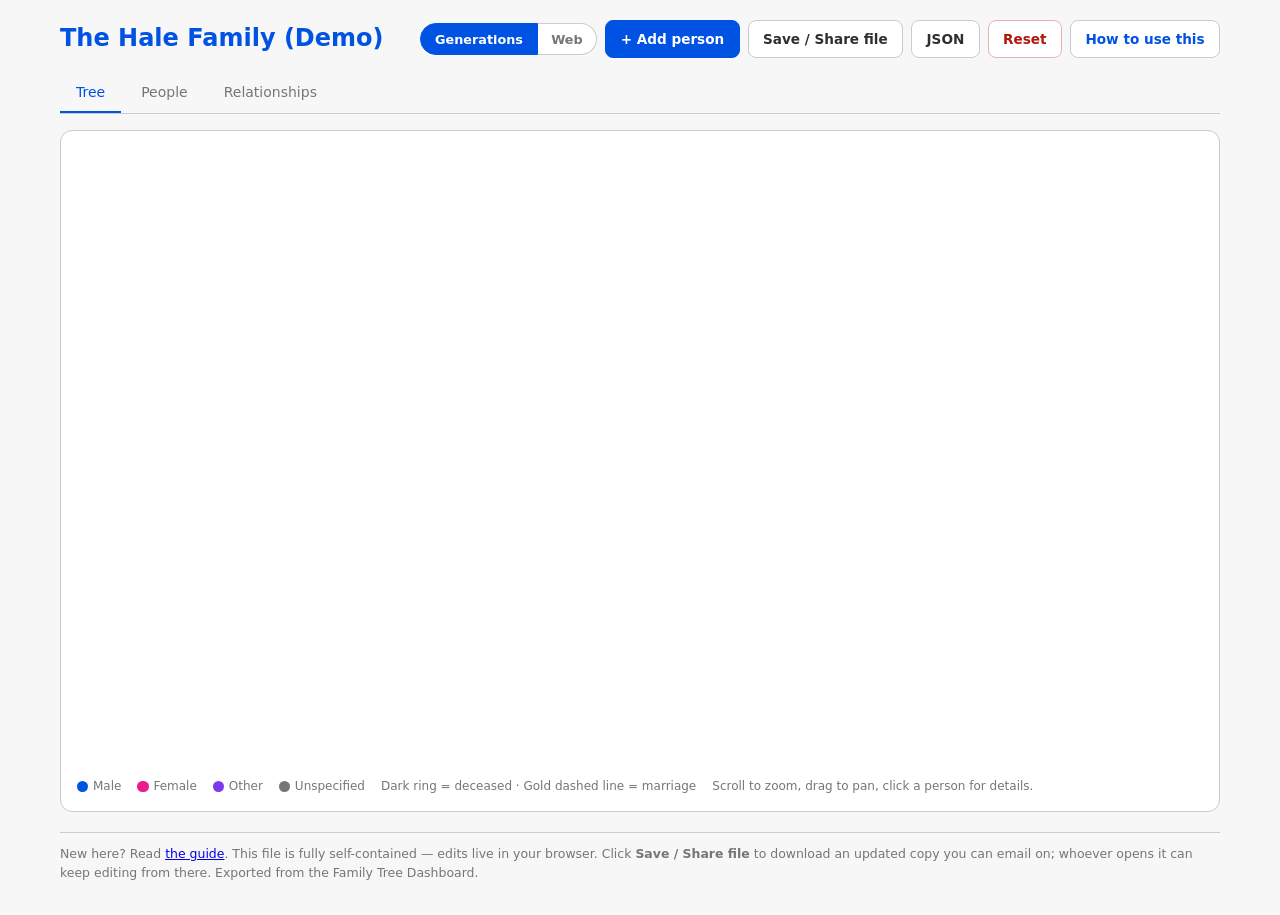
<file: docs/index.html>
<!DOCTYPE html>
<html lang="en">
<head>
<meta charset="UTF-8">
<meta name="viewport" content="width=device-width, initial-scale=1.0">
<title>The Hale Family (Demo)</title>
<style>
/* Shared styles: used by the dashboard AND the standalone export.
   Keep this file free of Tailwind-specific assumptions. */

.tab-btn {
  padding: 0.5rem 1rem;
  font-size: 0.875rem;
  font-weight: 500;
  color: #767676;
  border-bottom: 2px solid transparent;
  cursor: pointer;
  background: none;
  transition: all 0.15s ease;
}
.tab-btn:hover { color: #0053e2; }
.tab-active {
  color: #0053e2 !important;
  border-bottom-color: #0053e2 !important;
}

/* --- Tree canvas --- */
.ft-node { cursor: pointer; }
.ft-node:focus { outline: none; }
.ft-node:focus-visible circle {
  stroke: #0053e2;
  stroke-width: 4;
}
.ft-node:hover circle { filter: brightness(1.12); }

.ft-empty {
  display: flex;
  align-items: center;
  justify-content: center;
  height: 100%;
  color: #767676;
  font-size: 0.9rem;
}

/* --- Detail panel --- */
.ft-detail {
  position: absolute;
  top: 0.75rem;
  right: 0.75rem;
  width: 17rem;
  max-height: calc(100% - 1.5rem);
  overflow-y: auto;
  background: #fff;
  border: 1px solid #c9ccd1;
  border-radius: 0.75rem;
  box-shadow: 0 10px 25px rgba(0, 0, 0, 0.12);
  padding: 1rem;
  z-index: 10;
}
.ft-detail[hidden] { display: none; }
.ft-detail-head {
  display: flex;
  justify-content: space-between;
  align-items: flex-start;
  gap: 0.5rem;
  margin-bottom: 0.5rem;
}
.ft-detail-head h3 {
  font-size: 1.05rem;
  font-weight: 700;
  color: #2e2f32;
  margin: 0;
}
.ft-sub { font-size: 0.78rem; color: #767676; margin: 0.15rem 0 0; }
.ft-close {
  background: none;
  border: none;
  font-size: 1.4rem;
  line-height: 1;
  color: #767676;
  cursor: pointer;
  padding: 0 0.25rem;
}
.ft-close:hover { color: #2e2f32; }
.ft-detail-body { margin: 0; }
.ft-row {
  display: grid;
  grid-template-columns: 6.5rem 1fr;
  gap: 0.4rem;
  padding: 0.3rem 0;
  border-top: 1px solid #eef0f2;
}
.ft-row dt { font-size: 0.72rem; color: #767676; text-transform: uppercase; letter-spacing: 0.02em; }
.ft-row dd { font-size: 0.82rem; color: #2e2f32; margin: 0; overflow-wrap: anywhere; }

/* --- View toggle --- */
.view-btn {
  padding: 0.35rem 0.85rem;
  font-size: 0.8rem;
  font-weight: 600;
  color: #767676;
  background: #fff;
  border: 1px solid #c9ccd1;
  cursor: pointer;
}
.view-btn:first-child { border-radius: 999px 0 0 999px; }
.view-btn:last-child { border-radius: 0 999px 999px 0; border-left: none; }
.view-btn:hover { background: #f7f7f7; }
.view-active {
  background: #0053e2 !important;
  color: #fff !important;
  border-color: #0053e2 !important;
}
.view-btn:focus-visible { outline: 3px solid #0053e2; outline-offset: 2px; }


/* --- Standalone export shell --- */
:root { --blue:#0053e2; --ink:#2e2f32; --muted:#767676; --line:#c9ccd1; --bg:#f7f7f7; }
* { box-sizing: border-box; }
body {
  margin: 0; background: var(--bg); color: var(--ink);
  font-family: system-ui, -apple-system, "Segoe UI", Roboto, sans-serif;
  line-height: 1.5;
}
.wrap { max-width: 1200px; margin: 0 auto; padding: 1.25rem; }
header.app { display: flex; flex-wrap: wrap; gap: 1rem; align-items: center; justify-content: space-between; margin-bottom: 1rem; }
header.app h1 { font-size: 1.5rem; margin: 0; color: var(--blue); }
.status { font-size: .8rem; color: var(--muted); margin: .15rem 0 0; }
.status-dirty { color: #8a5a00; font-weight: 600; }
.toolbar { display: flex; flex-wrap: wrap; gap: .5rem; align-items: center; }

button {
  font: inherit; font-size: .85rem; font-weight: 600; cursor: pointer;
  border-radius: .5rem; border: 1px solid var(--line); background: #fff;
  color: var(--ink); padding: .5rem .9rem;
}
button:hover { background: #eef0f2; }
button:focus-visible { outline: 3px solid var(--blue); outline-offset: 2px; }
button.primary { background: var(--blue); border-color: var(--blue); color: #fff; }
button.primary:hover { background: #0047c2; }
button.danger { color: #b3170a; border-color: #e8b4af; }
button.danger:hover { background: #fdecea; }
.view-toggle { display: inline-flex; }

.panel { background: #fff; border: 1px solid var(--line); border-radius: .75rem; padding: 1rem; }
#tree-container { position: relative; width: 100%; height: min(620px, calc(100vh - 230px)); min-height: 380px; overflow: hidden; border-radius: .75rem; }
@media (max-width: 560px) {
  /* Phones: a tall panel is mostly whitespace, and the toolbar wraps onto
     more rows, so give the tree a shorter, wider-feeling canvas. */
  .wrap { padding: .75rem; }
  header.app h1 { font-size: 1.2rem; }
  #tree-container { height: min(420px, calc(100vh - 300px)); min-height: 300px; }
  .ft-detail { width: auto; left: .5rem; right: .5rem; }
}
.tabs { display: flex; gap: .25rem; border-bottom: 1px solid var(--line); margin-bottom: 1rem; }
.tab-btn { border: none; border-bottom: 2px solid transparent; border-radius: 0; background: none; }

.card {
  display: flex; justify-content: space-between; align-items: center; gap: .75rem;
  border: 1px solid var(--line); border-radius: .5rem; padding: .6rem .75rem; margin-bottom: .5rem;
  background: #fff;
}
.card-actions { display: flex; gap: .4rem; flex-shrink: 0; }
.card-actions button { padding: .3rem .6rem; font-size: .78rem; }
.muted { color: var(--muted); }
.small { font-size: .78rem; }

dialog {
  border: none; border-radius: .9rem; padding: 0; max-width: 640px; width: 92vw;
  box-shadow: 0 20px 50px rgba(0,0,0,.25);
}
dialog::backdrop { background: rgba(0,0,0,.45); }
.dialog-inner { padding: 1.25rem; max-height: 82vh; overflow-y: auto; }
dialog h2 { margin: 0 0 .75rem; font-size: 1.15rem; }
fieldset { border: 1px solid var(--line); border-radius: .6rem; margin: 0 0 .9rem; padding: .75rem; }
legend { font-size: .75rem; font-weight: 700; text-transform: uppercase; color: var(--muted); padding: 0 .35rem; }
.grid { display: grid; grid-template-columns: repeat(auto-fit, minmax(210px, 1fr)); gap: .7rem; }
.field { display: flex; flex-direction: column; gap: .25rem; }
.field span { font-size: .78rem; font-weight: 600; }
input, select, textarea {
  font: inherit; font-size: .88rem; padding: .45rem .6rem;
  border: 1px solid var(--line); border-radius: .45rem; width: 100%; background: #fff; color: var(--ink);
}
input:focus, select:focus, textarea:focus { outline: 3px solid var(--blue); outline-offset: 1px; border-color: var(--blue); }
.dialog-actions { display: flex; justify-content: flex-end; gap: .5rem; padding-top: .25rem; }
.rel-form { display: flex; flex-wrap: wrap; gap: .6rem; align-items: flex-end; margin-bottom: 1rem; }
.rel-form .field { min-width: 170px; flex: 1; }
.legend-key { display: flex; gap: 1rem; flex-wrap: wrap; font-size: .75rem; color: var(--muted); margin-top: .6rem; }
.swatch { display: inline-block; width: .7rem; height: .7rem; border-radius: 50%; margin-right: .3rem; vertical-align: middle; }
.note { font-size: .78rem; color: var(--muted); border-top: 1px solid var(--line); margin-top: 1.25rem; padding-top: .75rem; }
.help-link {
  font-size: .85rem; font-weight: 600; color: var(--blue); text-decoration: none;
  border: 1px solid var(--line); border-radius: .5rem; padding: .5rem .9rem; background: #fff;
}
.help-link:hover { background: #eef0f2; }
.help-link:focus-visible { outline: 3px solid var(--blue); outline-offset: 2px; }
@media print { .toolbar, .tabs, .note { display: none; } }
</style>
</head>
<body>
<div class="wrap">
  <header class="app">
    <div>
      <h1> The Hale Family (Demo)</h1>
      <p class="status" id="status" role="status" aria-live="polite"></p>
    </div>
    <div class="toolbar">
      <div class="view-toggle" role="group" aria-label="Tree layout">
        <button type="button" class="view-btn view-active" data-view-btn="layered" aria-pressed="true">Generations</button>
        <button type="button" class="view-btn" data-view-btn="force" aria-pressed="false">Web</button>
      </div>
      <button type="button" id="add-person" class="primary">+ Add person</button>
      <button type="button" id="save-file">Save / Share file</button>
      <button type="button" id="export-json">JSON</button>
      <button type="button" id="reset-data" class="danger">Reset</button>
      <a class="help-link" href="https://jobsyjoy.github.io/family-tree/guide.html" target="_blank" rel="noopener">How to use this</a>
    </div>
  </header>

  <div class="tabs" role="tablist">
    <button type="button" class="tab-btn tab-active" data-tab="tree"> Tree</button>
    <button type="button" class="tab-btn" data-tab="people"> People</button>
    <button type="button" class="tab-btn" data-tab="rel"> Relationships</button>
  </div>

  <section id="panel-tree" class="tab-panel panel">
    <div id="tree-container"></div>
    <div class="legend-key">
      <span><span class="swatch" style="background:#0053e2"></span>Male</span>
      <span><span class="swatch" style="background:#e91e8c"></span>Female</span>
      <span><span class="swatch" style="background:#7c3aed"></span>Other</span>
      <span><span class="swatch" style="background:#767676"></span>Unspecified</span>
      <span>Dark ring = deceased · Gold dashed line = marriage</span>
      <span>Scroll to zoom, drag to pan, click a person for details.</span>
    </div>
  </section>

  <section id="panel-people" class="tab-panel panel" hidden>
    <div id="people-list"></div>
  </section>

  <section id="panel-rel" class="tab-panel panel" hidden>
    <form id="rel-form" class="rel-form">
      <label class="field"><span>Person A</span><select id="rel-a"></select></label>
      <label class="field"><span>Relationship</span>
        <select id="rel-type">
          <option value="parent">is parent of</option>
          <option value="spouse">is married to</option>
        </select>
      </label>
      <label class="field"><span>Person B</span><select id="rel-b"></select></label>
      <button type="submit" class="primary">Link</button>
    </form>
    <div id="rel-list"></div>
  </section>

  <p class="note">
    New here? Read <a href="https://jobsyjoy.github.io/family-tree/guide.html" target="_blank" rel="noopener">the guide</a>.
    This file is fully self-contained &mdash; edits live in your browser.
    Click <strong>Save / Share file</strong> to download an updated copy you can
    email on; whoever opens it can keep editing from there.
    Exported from the Family Tree Dashboard.
  </p>
</div>

<dialog id="person-dialog" aria-labelledby="dialog-title">
  <form id="person-form" method="dialog">
    <div class="dialog-inner">
      <h2 id="dialog-title">Add person</h2>
      <div id="form-body"></div>
      <div class="dialog-actions">
        <button type="button" id="cancel-form">Cancel</button>
        <button type="submit" class="primary">Save</button>
      </div>
    </div>
  </form>
</dialog>

<script type="application/json" id="ft-payload">{"title": "The Hale Family (Demo)", "exported_at": "23 Sep 2026, 16:03", "fields": [{"name": "first_name", "label": "First name", "kind": "text", "required": true, "options": [], "group": "Basics", "placeholder": ""}, {"name": "last_name", "label": "Last name", "kind": "text", "required": false, "options": [], "group": "Basics", "placeholder": ""}, {"name": "nickname", "label": "Nickname", "kind": "text", "required": false, "options": [], "group": "Basics", "placeholder": "What everyone calls them"}, {"name": "gender", "label": "Gender", "kind": "select", "required": false, "options": ["female", "male", "other"], "group": "Basics", "placeholder": ""}, {"name": "photo_url", "label": "Photo URL", "kind": "url", "required": false, "options": [], "group": "Basics", "placeholder": "https://..."}, {"name": "dob", "label": "Date of birth", "kind": "date", "required": false, "options": [], "group": "Life dates", "placeholder": ""}, {"name": "birth_place", "label": "Birth place", "kind": "text", "required": false, "options": [], "group": "Life dates", "placeholder": "City, Country"}, {"name": "dod", "label": "Date of death", "kind": "date", "required": false, "options": [], "group": "Life dates", "placeholder": ""}, {"name": "death_place", "label": "Death place", "kind": "text", "required": false, "options": [], "group": "Life dates", "placeholder": ""}, {"name": "occupation", "label": "Occupation", "kind": "text", "required": false, "options": [], "group": "Life details", "placeholder": ""}, {"name": "education", "label": "Education", "kind": "text", "required": false, "options": [], "group": "Life details", "placeholder": ""}, {"name": "fun_fact", "label": "Fun fact", "kind": "text", "required": false, "options": [], "group": "Life details", "placeholder": "Famously bad at karaoke"}, {"name": "notes", "label": "Notes / bio", "kind": "textarea", "required": false, "options": [], "group": "Life details", "placeholder": ""}], "data": {"nodes": [{"first_name": "Arthur", "last_name": "Hale", "nickname": "Art", "gender": "male", "photo_url": null, "dob": "1938-04-02", "birth_place": "Leeds, UK", "dod": "2016-11-30", "death_place": null, "occupation": "Railway engineer", "education": "Leeds Technical College", "fun_fact": "Could whistle two notes at once.", "notes": "Built the garden shed that still stands today.", "id": 1, "name": "Arthur Hale", "generation": 0}, {"first_name": "Clare", "last_name": "Hale", "nickname": null, "gender": "female", "photo_url": null, "dob": "1972-03-11", "birth_place": null, "dod": null, "death_place": null, "occupation": "Marine biologist", "education": null, "fun_fact": "Has swum with whale sharks.", "notes": null, "id": 5, "name": "Clare Hale", "generation": 1}, {"first_name": "Ella", "last_name": "Hale", "nickname": null, "gender": "female", "photo_url": null, "dob": "1998-09-05", "birth_place": null, "dod": null, "death_place": null, "occupation": "Product designer", "education": "Central Saint Martins", "fun_fact": "Climbs competitively.", "notes": null, "id": 6, "name": "Ella Hale", "generation": 2}, {"first_name": "Mary", "last_name": "Hale", "nickname": "Mim", "gender": "female", "photo_url": null, "dob": "1941-08-19", "birth_place": "York, UK", "dod": null, "death_place": null, "occupation": "Primary school teacher", "education": null, "fun_fact": "Has never lost a game of Scrabble.", "notes": null, "id": 2, "name": "Mary Hale", "generation": 0}, {"first_name": "Peter", "last_name": "Hale", "nickname": null, "gender": "male", "photo_url": null, "dob": "1968-01-15", "birth_place": "Leeds, UK", "dod": null, "death_place": null, "occupation": "Architect", "education": "University of Manchester", "fun_fact": "Ran the London Marathon in 1999.", "notes": null, "id": 3, "name": "Peter Hale", "generation": 1}, {"first_name": "Rowan", "last_name": "Hale", "nickname": null, "gender": "other", "photo_url": null, "dob": "2024-02-14", "birth_place": null, "dod": null, "death_place": null, "occupation": null, "education": null, "fun_fact": null, "notes": "Newest member of the family!", "id": 8, "name": "Rowan Hale", "generation": 3}, {"first_name": "Susan", "last_name": "Hale", "nickname": null, "gender": "female", "photo_url": null, "dob": "1970-06-23", "birth_place": "Bristol, UK", "dod": null, "death_place": null, "occupation": "Nurse practitioner", "education": null, "fun_fact": "Speaks fluent Welsh.", "notes": null, "id": 4, "name": "Susan Hale", "generation": 1}, {"first_name": "Tom", "last_name": "Hale", "nickname": null, "gender": "male", "photo_url": null, "dob": "2001-12-20", "birth_place": null, "dod": null, "death_place": null, "occupation": "Software engineer", "education": null, "fun_fact": "Makes his own hot sauce.", "notes": null, "id": 7, "name": "Tom Hale", "generation": 2}], "links": [{"source": 1, "target": 2, "type": "spouse"}, {"source": 3, "target": 4, "type": "spouse"}, {"source": 1, "target": 3, "type": "parent"}, {"source": 2, "target": 3, "type": "parent"}, {"source": 1, "target": 5, "type": "parent"}, {"source": 2, "target": 5, "type": "parent"}, {"source": 3, "target": 6, "type": "parent"}, {"source": 4, "target": 6, "type": "parent"}, {"source": 3, "target": 7, "type": "parent"}, {"source": 4, "target": 7, "type": "parent"}, {"source": 6, "target": 8, "type": "parent"}]}}</script>
<script src="https://d3js.org/d3.v7.min.js"></script>
<!-- D3 loaded from CDN: needs internet on first open. Run scripts/fetch_d3.py to inline it instead. -->
<script>
/**
 * FamilyTree rendering engine.
 *
 * One renderer, two layouts:
 *   - 'layered': classic top-down generational tree
 *   - 'force':   collapsible force-directed graph
 *
 * Used by BOTH the live dashboard and the exported standalone file, so this
 * file must never assume a server exists. Data in, SVG out.
 */
(function (global) {
  'use strict';

  const COLORS = {
    female: '#e91e8c',
    male: '#0053e2',
    other: '#7c3aed',
    unknown: '#767676',
    spouse: '#ffc220',
    parent: '#9aa0a6',
    text: '#2e2f32',
  };

  const NODE_R = 26;
  const COL_W = 170;
  const ROW_H = 150;
  //: Below this width we tighten spacing so phones aren't mostly whitespace.
  const NARROW_W = 560;

  function colorFor(gender) {
    return COLORS[gender] || COLORS.unknown;
  }

  function initials(node) {
    const first = (node.first_name || '?')[0];
    const last = (node.last_name || '')[0] || '';
    return (first + last).toUpperCase();
  }

  function calcAge(dob, dod) {
    if (!dob) return null;
    const start = new Date(dob);
    if (isNaN(start)) return null;
    const end = dod ? new Date(dod) : new Date();
    let age = end.getFullYear() - start.getFullYear();
    const m = end.getMonth() - start.getMonth();
    if (m < 0 || (m === 0 && end.getDate() < start.getDate())) age--;
    return age >= 0 ? age : null;
  }

  /** Index links once so every layout can ask "who are X's relatives?". */
  function buildIndex(data) {
    const childrenOf = new Map();
    const parentsOf = new Map();
    const spousesOf = new Map();
    const id = (v) => (v && typeof v === 'object' ? v.id : v);
    const push = (map, key, value) => {
      if (!map.has(key)) map.set(key, []);
      map.get(key).push(value);
    };
    data.links.forEach((l) => {
      const source = id(l.source), target = id(l.target);
      if (l.type === 'parent') {
        push(childrenOf, source, target);
        push(parentsOf, target, source);
      } else {
        push(spousesOf, source, target);
        push(spousesOf, target, source);
      }
    });
    return { childrenOf, parentsOf, spousesOf };
  }

  /**
   * Layered layout: group by generation, then order each row so that
   * children sit near their parents instead of scattering randomly.
   */
  function layeredPositions(nodes, index, compact) {
    const colW = compact ? COL_W * 0.78 : COL_W;
    const rowH = compact ? ROW_H * 0.8 : ROW_H;
    const rows = new Map();
    nodes.forEach((n) => {
      const gen = n.generation || 0;
      if (!rows.has(gen)) rows.set(gen, []);
      rows.get(gen).push(n);
    });

    const sortedGens = [...rows.keys()].sort((a, b) => a - b);
    const placed = new Map();

    sortedGens.forEach((gen) => {
      const row = rows.get(gen);
      // Sort by average parent x so lines cross as little as possible.
      row.sort((a, b) => {
        const key = (n) => {
          const parents = index.parentsOf.get(n.id) || [];
          const xs = parents.map((p) => placed.get(p)).filter((x) => x !== undefined);
          return xs.length ? xs.reduce((s, x) => s + x, 0) / xs.length : Infinity;
        };
        const diff = key(a) - key(b);
        return diff !== 0 && isFinite(diff) ? diff : a.name.localeCompare(b.name);
      });
      const width = (row.length - 1) * colW;
      row.forEach((n, i) => {
        n.x = i * colW - width / 2;
        n.y = gen * rowH;
        placed.set(n.id, n.x);
      });
    });
    return nodes;
  }

  function renderDetail(panel, node, fieldMeta) {
    if (!panel) return;
    const age = calcAge(node.dob, node.dod);
    const rows = fieldMeta
      .filter((f) => node[f.name] && f.name !== 'first_name' && f.name !== 'last_name')
      .map((f) => `<div class="ft-row"><dt>${f.label}</dt><dd>${escapeHtml(String(node[f.name]))}</dd></div>`)
      .join('');
    panel.innerHTML = `
      <div class="ft-detail-head">
        <div>
          <h3>${escapeHtml(node.name)}</h3>
          ${age !== null ? `<p class="ft-sub">${node.dod ? 'Lived' : 'Age'} ${age} years</p>` : ''}
        </div>
        <button type="button" class="ft-close" aria-label="Close details">&times;</button>
      </div>
      <dl class="ft-detail-body">${rows || '<p class="ft-sub">No extra details recorded yet.</p>'}</dl>`;
    panel.hidden = false;
    panel.querySelector('.ft-close').onclick = () => { panel.hidden = true; };
  }

  function escapeHtml(str) {
    const div = document.createElement('div');
    div.textContent = str;
    return div.innerHTML;
  }

  function emptyState(container, message) {
    container.innerHTML = `<div class="ft-empty">${message}</div>`;
  }

  /**
   * Draw the tree.
   * @param {Object} opts
   * @param {HTMLElement} opts.container
   * @param {Object} opts.data  {nodes, links}
   * @param {'layered'|'force'} opts.view
   * @param {Array} opts.fieldMeta  [{name,label}] for the detail panel
   * @param {Function} [opts.onSelect] called with the clicked node
   */
  function render(opts) {
    const { container, data, fieldMeta = [], onSelect } = opts;
    const view = opts.view || 'layered';
    container.innerHTML = '';

    if (!data.nodes || !data.nodes.length) {
      emptyState(container, 'Add some family members to see the tree grow! \u{1F331}');
      return;
    }

    const width = container.clientWidth || 900;
    const height = container.clientHeight || 600;
    const index = buildIndex(data);

    const svg = d3.select(container).append('svg')
      .attr('width', '100%')
      .attr('height', '100%')
      .attr('viewBox', [0, 0, width, height]);
    const g = svg.append('g');

    const zoom = d3.zoom().scaleExtent([0.15, 3])
      .on('zoom', (e) => g.attr('transform', e.transform));
    svg.call(zoom);

    const panel = document.createElement('div');
    panel.className = 'ft-detail';
    panel.hidden = true;
    container.appendChild(panel);

    const nodes = data.nodes.map((d) => ({ ...d }));
    const byId = new Map(nodes.map((n) => [n.id, n]));
    // Copy links too. d3.forceSimulation rewrites source/target into node
    // objects in place, so handing it the caller's array would corrupt the
    // saved data. Renderers must never mutate what they are given.
    const linkId = (v) => (v && typeof v === 'object' ? v.id : v);
    const links = data.links
      .filter((l) => byId.has(linkId(l.source)) && byId.has(linkId(l.target)))
      .map((l) => ({ source: linkId(l.source), target: linkId(l.target), type: l.type }));

    const linkSel = g.append('g').attr('class', 'ft-links')
      .selectAll('path').data(links).join('path')
      .attr('fill', 'none')
      .attr('stroke', (d) => (d.type === 'spouse' ? COLORS.spouse : COLORS.parent))
      .attr('stroke-width', (d) => (d.type === 'spouse' ? 3 : 2))
      .attr('stroke-dasharray', (d) => (d.type === 'spouse' ? '5,4' : null));

    const nodeSel = g.append('g').attr('class', 'ft-nodes')
      .selectAll('g').data(nodes).join('g')
      .attr('class', 'ft-node')
      .attr('tabindex', 0)
      .attr('role', 'button')
      .attr('aria-label', (d) => `${d.name}. Show details.`)
      .on('click', (e, d) => select(d))
      .on('keydown', (e, d) => {
        if (e.key === 'Enter' || e.key === ' ') { e.preventDefault(); select(d); }
      });

    function select(d) {
      renderDetail(panel, d, fieldMeta);
      if (onSelect) onSelect(d);
    }

    nodeSel.append('circle')
      .attr('r', NODE_R)
      .attr('fill', (d) => colorFor(d.gender))
      .attr('stroke', (d) => (d.dod ? '#2e2f32' : '#fff'))
      .attr('stroke-width', (d) => (d.dod ? 3 : 2));

    nodeSel.append('text').text(initials)
      .attr('text-anchor', 'middle').attr('dy', '0.35em')
      .attr('fill', '#fff').attr('font-size', '15px')
      .attr('font-weight', '700').attr('pointer-events', 'none');

    nodeSel.append('text').text((d) => d.name)
      .attr('text-anchor', 'middle').attr('dy', NODE_R + 16)
      .attr('font-size', '12px').attr('font-weight', '600')
      .attr('fill', COLORS.text).attr('pointer-events', 'none');

    nodeSel.append('text')
      .text((d) => (d.dob ? d.dob.slice(0, 4) + (d.dod ? '\u2013' + d.dod.slice(0, 4) : '') : ''))
      .attr('text-anchor', 'middle').attr('dy', NODE_R + 30)
      .attr('font-size', '10px').attr('fill', COLORS.unknown)
      .attr('pointer-events', 'none');

    if (view === 'layered') {
      runLayered();
    } else {
      runForce();
    }

    function elbow(d) {
      const s = byId.get(d.source) || d.source;
      const t = byId.get(d.target) || d.target;
      if (d.type === 'spouse') return `M${s.x},${s.y} L${t.x},${t.y}`;
      const mid = (s.y + t.y) / 2;
      return `M${s.x},${s.y} V${mid} H${t.x} V${t.y}`;
    }

    function runLayered() {
      layeredPositions(nodes, index, width < NARROW_W);
      linkSel.attr('d', elbow);
      nodeSel.attr('transform', (d) => `translate(${d.x},${d.y})`);
      fitToScreen();
    }

    function runForce() {
      const sim = d3.forceSimulation(nodes)
        .force('link', d3.forceLink(links).id((d) => d.id)
          .distance((l) => (l.type === 'spouse' ? 70 : 130)))
        .force('charge', d3.forceManyBody().strength(-420))
        .force('center', d3.forceCenter(width / 2, height / 2))
        .force('collide', d3.forceCollide().radius(NODE_R + 18));

      nodeSel.call(d3.drag()
        .on('start', (e, d) => {
          if (!e.active) sim.alphaTarget(0.3).restart();
          d.fx = d.x; d.fy = d.y;
        })
        .on('drag', (e, d) => { d.fx = e.x; d.fy = e.y; })
        .on('end', (e, d) => {
          if (!e.active) sim.alphaTarget(0);
          d.fx = null; d.fy = null;
        }));

      sim.on('tick', () => {
        linkSel.attr('d', (d) => `M${d.source.x},${d.source.y} L${d.target.x},${d.target.y}`);
        nodeSel.attr('transform', (d) => `translate(${d.x},${d.y})`);
      });
    }

    function fitToScreen() {
      // Pad by the actual drawn extent, not just node centres: each node
      // carries a name and a date label below it, which is why the bottom
      // row used to get clipped.
      const PAD_X = NODE_R + 60;   // half a name label either side
      const PAD_TOP = NODE_R + 12;
      const PAD_BOTTOM = NODE_R + 40;  // circle + name + dates
      const xs = nodes.map((n) => n.x);
      const ys = nodes.map((n) => n.y);
      const minX = Math.min(...xs) - PAD_X, maxX = Math.max(...xs) + PAD_X;
      const minY = Math.min(...ys) - PAD_TOP, maxY = Math.max(...ys) + PAD_BOTTOM;
      const spanX = Math.max(maxX - minX, 1);
      const spanY = Math.max(maxY - minY, 1);

      // Never scale up past 1:1 -- a two-person tree blown up to fill the
      // panel looks absurd.
      let scale = Math.min(1, width / spanX, height / spanY);

      // On a narrow screen, fitting the full width shrinks a wide tree to an
      // unreadable speck. Below MIN_SCALE we stop shrinking, fit the height
      // instead, and let the user pan sideways -- small and pannable beats
      // complete and illegible.
      const MIN_SCALE = 0.45;
      if (scale < MIN_SCALE) {
        scale = Math.min(1, Math.max(MIN_SCALE, height / spanY));
      }

      const tx = width / 2 - scale * (minX + maxX) / 2;
      const ty = height / 2 - scale * (minY + maxY) / 2;
      svg.call(zoom.transform, d3.zoomIdentity.translate(tx, ty).scale(scale));
    }

    return { fitToScreen };
  }

  global.FamilyTree = { render, calcAge, colorFor, escapeHtml, buildIndex };
})(window);

</script>
<script>
/**
 * Standalone export editor.
 *
 * Runs with zero backend: the family data lives in memory, is mirrored to
 * localStorage so a refresh doesn't lose work, and is saved by downloading a
 * fresh copy of this very file with the new data baked in. That is what makes
 * the export re-shareable: whoever edits it can pass the new file along.
 */
(function () {
  'use strict';

  const BOOT = JSON.parse(document.getElementById('ft-payload').textContent);
  const STORAGE_KEY = 'familyTree:' + (BOOT.title || 'default');
  const FIELDS = BOOT.fields;

  let state = load();
  let view = 'layered';
  let dirty = false;

  /**
   * Force the graph into a known-good shape.
   *
   * This matters more than it looks: D3's force simulation replaces a link's
   * numeric source/target with live node objects. If such a link ever reaches
   * JSON.stringify, it comes back as an object and every lookup by id fails
   * silently -- parents detach and the whole tree collapses into one row.
   * Normalising on load and before save makes that class of bug impossible.
   */
  function normalize(raw) {
    const nodes = Array.isArray(raw && raw.nodes) ? raw.nodes.filter(Boolean) : [];
    const ids = new Set(nodes.map((n) => n.id));
    const endpoint = (v) => (v && typeof v === 'object' ? Number(v.id) : Number(v));
    const seen = new Set();
    const links = (Array.isArray(raw && raw.links) ? raw.links : []).reduce((acc, l) => {
      const source = endpoint(l.source);
      const target = endpoint(l.target);
      const type = l.type === 'spouse' ? 'spouse' : 'parent';
      if (!ids.has(source) || !ids.has(target) || source === target) return acc;
      // Spouse links are symmetric, so key them order-independently.
      const key = type === 'spouse'
        ? type + ':' + Math.min(source, target) + ':' + Math.max(source, target)
        : type + ':' + source + ':' + target;
      if (seen.has(key)) return acc;
      seen.add(key);
      acc.push({ source, target, type });
      return acc;
    }, []);
    return { nodes, links };
  }

  function load() {
    try {
      const saved = localStorage.getItem(STORAGE_KEY);
      if (saved) {
        const parsed = normalize(JSON.parse(saved));
        if (parsed.nodes.length) return parsed;
      }
    } catch (e) { /* corrupt cache, fall through to the baked-in data */ }
    return normalize(structuredClone(BOOT.data));
  }

  function resetToOriginal() {
    if (!confirm('Discard your edits and reload the data this file was shared with?')) return;
    try { localStorage.removeItem(STORAGE_KEY); } catch (e) { /* nothing to clear */ }
    state = normalize(structuredClone(BOOT.data));
    dirty = false;
    recomputeGenerations();
    draw();
    renderList();
    renderRelationships();
    updateStatus();
  }

  function persist() {
    dirty = true;
    state = normalize(state);
    recomputeGenerations();
    try {
      localStorage.setItem(STORAGE_KEY, JSON.stringify(state));
    } catch (e) { /* private browsing / quota: in-memory still works */ }
    // Redraw everything: a new person must also show up in the
    // relationship dropdowns, not just the tree and the people list.
    draw();
    renderList();
    renderRelationships();
    updateStatus();
  }

  function nextId() {
    return state.nodes.reduce((max, n) => Math.max(max, n.id), 0) + 1;
  }

  function displayName(n) {
    return ((n.first_name || '') + ' ' + (n.last_name || '')).trim() || 'Unnamed';
  }

  /** Mirror of the server-side generation calculation in app/tree.py.
   *  Children go one row below their parents; spouses share a row. */
  function recomputeGenerations() {
    const depth = new Map(state.nodes.map((n) => [n.id, 0]));
    const parents = state.links.filter((l) => l.type === 'parent');
    const couples = state.links.filter((l) => l.type === 'spouse');
    for (let i = 0; i <= state.nodes.length; i++) {
      let changed = false;
      parents.forEach((l) => {
        if (!depth.has(l.source) || !depth.has(l.target)) return;
        if (depth.get(l.target) < depth.get(l.source) + 1) {
          depth.set(l.target, depth.get(l.source) + 1);
          changed = true;
        }
      });
      couples.forEach((l) => {
        if (!depth.has(l.source) || !depth.has(l.target)) return;
        const deepest = Math.max(depth.get(l.source), depth.get(l.target));
        if (depth.get(l.source) !== deepest || depth.get(l.target) !== deepest) {
          depth.set(l.source, deepest);
          depth.set(l.target, deepest);
          changed = true;
        }
      });
      if (!changed) break;
    }
    state.nodes.forEach((n) => {
      n.generation = depth.get(n.id) || 0;
      n.name = displayName(n);
    });
  }

  // ---------- Rendering ----------

  function draw() {
    FamilyTree.render({
      container: document.getElementById('tree-container'),
      data: state,
      view,
      fieldMeta: FIELDS,
    });
  }

  function updateStatus() {
    const el = document.getElementById('status');
    el.textContent = dirty
      ? 'Unsaved changes \u2014 click "Save / Share file" to keep them.'
      : state.nodes.length + ' people \u00b7 ' + state.links.length + ' relationships';
    el.className = dirty ? 'status status-dirty' : 'status';
  }

  function renderList() {
    const host = document.getElementById('people-list');
    if (!state.nodes.length) {
      host.innerHTML = '<p class="muted">Nobody here yet. Click "Add person" to start.</p>';
      return;
    }
    const esc = FamilyTree.escapeHtml;
    host.innerHTML = state.nodes
      .slice()
      .sort((a, b) => displayName(a).localeCompare(displayName(b)))
      .map((n) => {
        const bits = [n.dob && 'b. ' + n.dob, n.occupation, n.birth_place]
          .filter(Boolean).map(esc).join(' \u00b7 ');
        return `<div class="card">
          <div>
            <strong>${esc(displayName(n))}</strong>
            ${bits ? `<div class="muted small">${bits}</div>` : ''}
          </div>
          <div class="card-actions">
            <button type="button" data-edit="${n.id}">Edit</button>
            <button type="button" data-del="${n.id}" class="danger">Delete</button>
          </div>
        </div>`;
      }).join('');
  }

  function personOptions(selected) {
    return '<option value="">-- choose --</option>' + state.nodes
      .map((n) => `<option value="${n.id}"${n.id === selected ? ' selected' : ''}>`
        + FamilyTree.escapeHtml(displayName(n)) + '</option>')
      .join('');
  }

  function renderRelationships() {
    const host = document.getElementById('rel-list');
    const byId = new Map(state.nodes.map((n) => [n.id, n]));
    document.getElementById('rel-a').innerHTML = personOptions();
    document.getElementById('rel-b').innerHTML = personOptions();
    if (!state.links.length) {
      host.innerHTML = '<p class="muted">No relationships linked yet.</p>';
      return;
    }
    const esc = FamilyTree.escapeHtml;
    host.innerHTML = state.links.map((l, i) => {
      const a = byId.get(l.source), b = byId.get(l.target);
      if (!a || !b) return '';
      const verb = l.type === 'parent' ? 'is parent of' : 'is married to';
      return `<div class="card">
        <span>${esc(displayName(a))} <em class="muted">${verb}</em> ${esc(displayName(b))}</span>
        <button type="button" data-unlink="${i}" class="danger">Remove</button>
      </div>`;
    }).join('');
  }

  // ---------- Person form ----------

  function openForm(person) {
    const esc = FamilyTree.escapeHtml;
    const groups = [...new Set(FIELDS.map((f) => f.group))];
    const body = groups.map((group) => {
      const inputs = FIELDS.filter((f) => f.group === group).map((f) => {
        const val = person && person[f.name] != null ? String(person[f.name]) : '';
        const id = 'f-' + f.name;
        let input;
        if (f.kind === 'textarea') {
          input = `<textarea id="${id}" name="${f.name}" rows="3">${esc(val)}</textarea>`;
        } else if (f.kind === 'select') {
          input = `<select id="${id}" name="${f.name}"><option value="">--</option>` +
            f.options.map((o) => `<option value="${o}"${o === val ? ' selected' : ''}>`
              + o.charAt(0).toUpperCase() + o.slice(1) + '</option>').join('') + '</select>';
        } else {
          const type = f.kind === 'date' ? 'date' : (f.kind === 'url' ? 'url' : 'text');
          input = `<input id="${id}" type="${type}" name="${f.name}" value="${esc(val)}"`
            + (f.required ? ' required' : '')
            + (f.placeholder ? ` placeholder="${esc(f.placeholder)}"` : '') + '>';
        }
        return `<label class="field"><span>${esc(f.label)}${f.required ? ' *' : ''}</span>${input}</label>`;
      }).join('');
      return `<fieldset><legend>${esc(group)}</legend><div class="grid">${inputs}</div></fieldset>`;
    }).join('');

    const dlg = document.getElementById('person-dialog');
    dlg.querySelector('h2').textContent = person ? 'Edit person' : 'Add person';
    dlg.querySelector('#form-body').innerHTML = body;
    dlg.querySelector('form').dataset.editing = person ? person.id : '';
    dlg.showModal();
    dlg.querySelector('input, select, textarea')?.focus();
  }

  function submitForm(event) {
    event.preventDefault();
    const form = event.target;
    const values = Object.fromEntries(new FormData(form).entries());
    FIELDS.forEach((f) => {
      values[f.name] = (values[f.name] || '').trim() || null;
    });
    const editingId = form.dataset.editing;
    if (editingId) {
      const person = state.nodes.find((n) => n.id === Number(editingId));
      Object.assign(person, values);
    } else {
      state.nodes.push({ ...values, id: nextId(), generation: 0 });
    }
    document.getElementById('person-dialog').close();
    persist();
  }

  function deletePerson(id) {
    const person = state.nodes.find((n) => n.id === id);
    if (!confirm('Remove ' + displayName(person) + ' and all their links?')) return;
    state.nodes = state.nodes.filter((n) => n.id !== id);
    state.links = state.links.filter((l) => l.source !== id && l.target !== id);
    persist();
  }

  function addRelationship(event) {
    event.preventDefault();
    const a = Number(document.getElementById('rel-a').value);
    const b = Number(document.getElementById('rel-b').value);
    const type = document.getElementById('rel-type').value;
    if (!a || !b || a === b) {
      alert('Pick two different people.');
      return;
    }
    const exists = state.links.some((l) =>
      l.type === type && ((l.source === a && l.target === b) ||
        (type === 'spouse' && l.source === b && l.target === a)));
    if (!exists) state.links.push({ source: a, target: b, type });
    persist();
  }

  // ---------- Save / share ----------

  function saveFile() {
    // Rewrite the payload inside a clone of this document, then download it.
    const clone = document.documentElement.cloneNode(true);
    const payloadEl = clone.querySelector('#ft-payload');
    payloadEl.textContent = JSON.stringify({
      title: BOOT.title,
      exported_at: new Date().toLocaleString(),
      fields: FIELDS,
      data: normalize(state),
    }).replace(/<\//g, '<\\/');
    // Drop transient UI state so the file opens clean.
    clone.querySelectorAll('dialog[open]').forEach((d) => d.removeAttribute('open'));

    const html = '<!DOCTYPE html>\n' + clone.outerHTML;
    const blob = new Blob([html], { type: 'text/html;charset=utf-8' });
    const a = document.createElement('a');
    a.href = URL.createObjectURL(blob);
    a.download = (BOOT.title || 'family-tree').replace(/[^a-z0-9]+/gi, '-').toLowerCase()
      + '-' + new Date().toISOString().slice(0, 10) + '.html';
    a.click();
    URL.revokeObjectURL(a.href);
    dirty = false;
    updateStatus();
  }

  function exportJson() {
    const blob = new Blob([JSON.stringify(state, null, 2)], { type: 'application/json' });
    const a = document.createElement('a');
    a.href = URL.createObjectURL(blob);
    a.download = 'family-tree-data.json';
    a.click();
    URL.revokeObjectURL(a.href);
  }

  // ---------- Wiring ----------

  function setView(next) {
    view = next;
    document.querySelectorAll('[data-view-btn]').forEach((b) => {
      const active = b.dataset.viewBtn === next;
      b.classList.toggle('view-active', active);
      b.setAttribute('aria-pressed', String(active));
    });
    draw();
  }

  document.addEventListener('DOMContentLoaded', () => {
    recomputeGenerations();
    draw();
    renderList();
    renderRelationships();
    updateStatus();

    document.getElementById('add-person').onclick = () => openForm(null);
    document.getElementById('person-form').onsubmit = submitForm;
    document.getElementById('cancel-form').onclick =
      () => document.getElementById('person-dialog').close();
    document.getElementById('rel-form').onsubmit = addRelationship;
    document.getElementById('save-file').onclick = saveFile;
    document.getElementById('export-json').onclick = exportJson;
    document.getElementById('reset-data').onclick = resetToOriginal;
    document.querySelectorAll('[data-view-btn]').forEach((b) => {
      b.onclick = () => setView(b.dataset.viewBtn);
    });

    document.getElementById('people-list').addEventListener('click', (e) => {
      const edit = e.target.dataset.edit, del = e.target.dataset.del;
      if (edit) openForm(state.nodes.find((n) => n.id === Number(edit)));
      if (del) deletePerson(Number(del));
    });
    document.getElementById('rel-list').addEventListener('click', (e) => {
      const idx = e.target.dataset.unlink;
      if (idx === undefined) return;
      state.links.splice(Number(idx), 1);
      persist();
    });
    document.querySelectorAll('.tab-btn').forEach((btn) => {
      btn.onclick = () => {
        document.querySelectorAll('.tab-btn').forEach((b) => b.classList.remove('tab-active'));
        document.querySelectorAll('.tab-panel').forEach((p) => { p.hidden = true; });
        btn.classList.add('tab-active');
        document.getElementById('panel-' + btn.dataset.tab).hidden = false;
        if (btn.dataset.tab === 'tree') draw();
      };
    });

    window.addEventListener('beforeunload', (e) => {
      if (dirty) { e.preventDefault(); e.returnValue = ''; }
    });
  });
})();

</script>
</body>
</html>
</file>
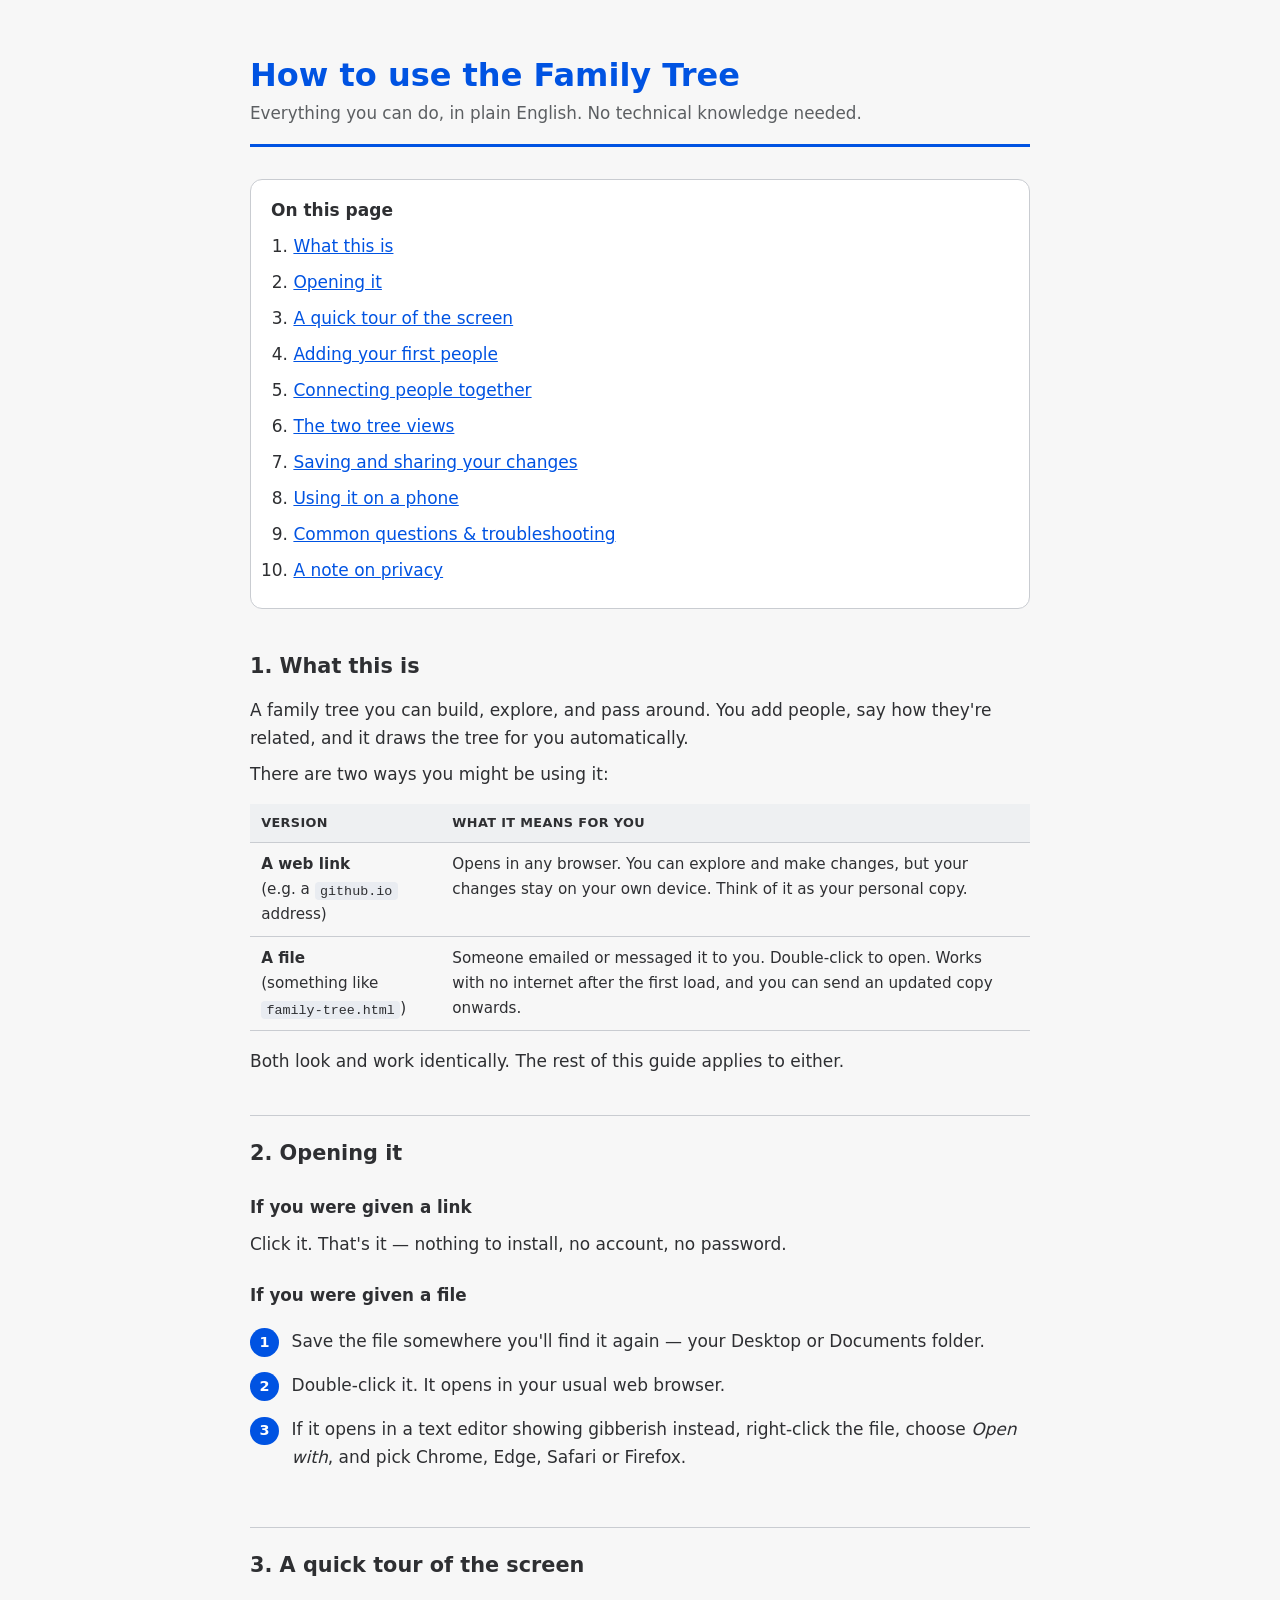
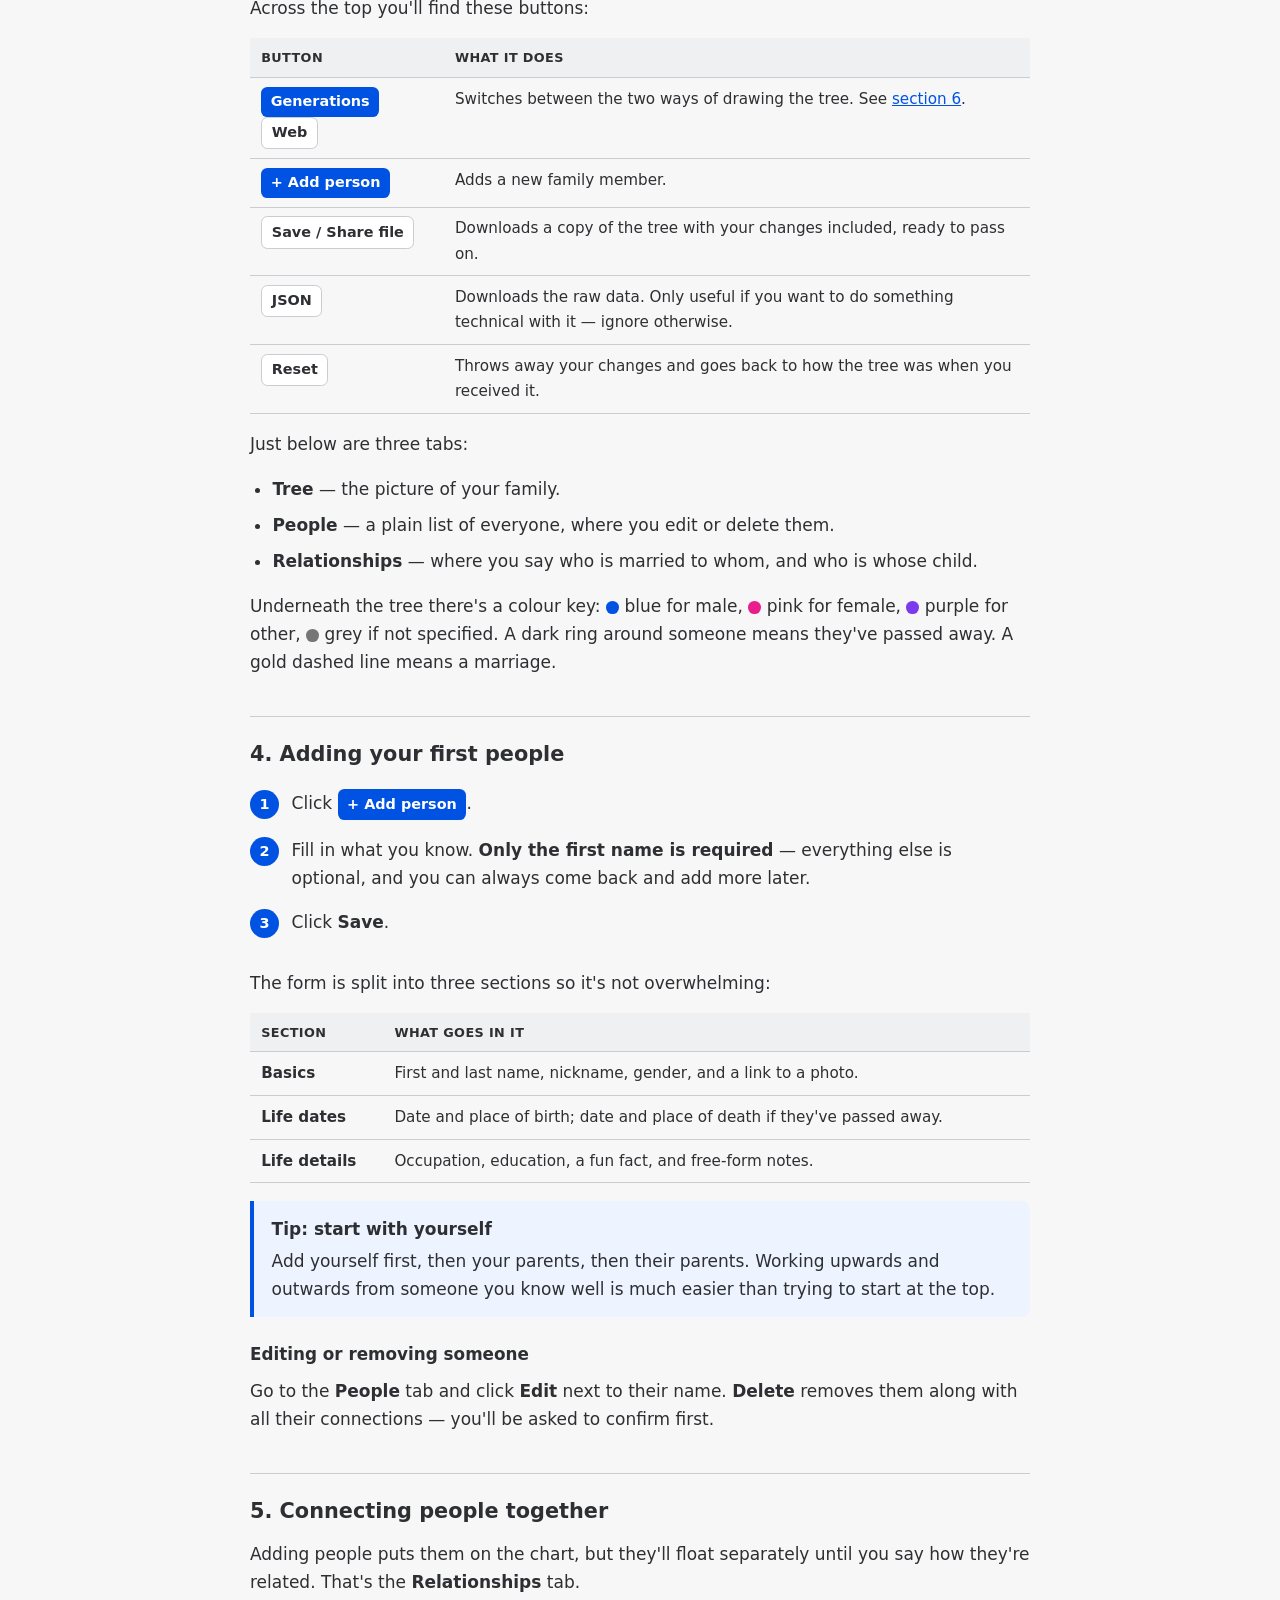
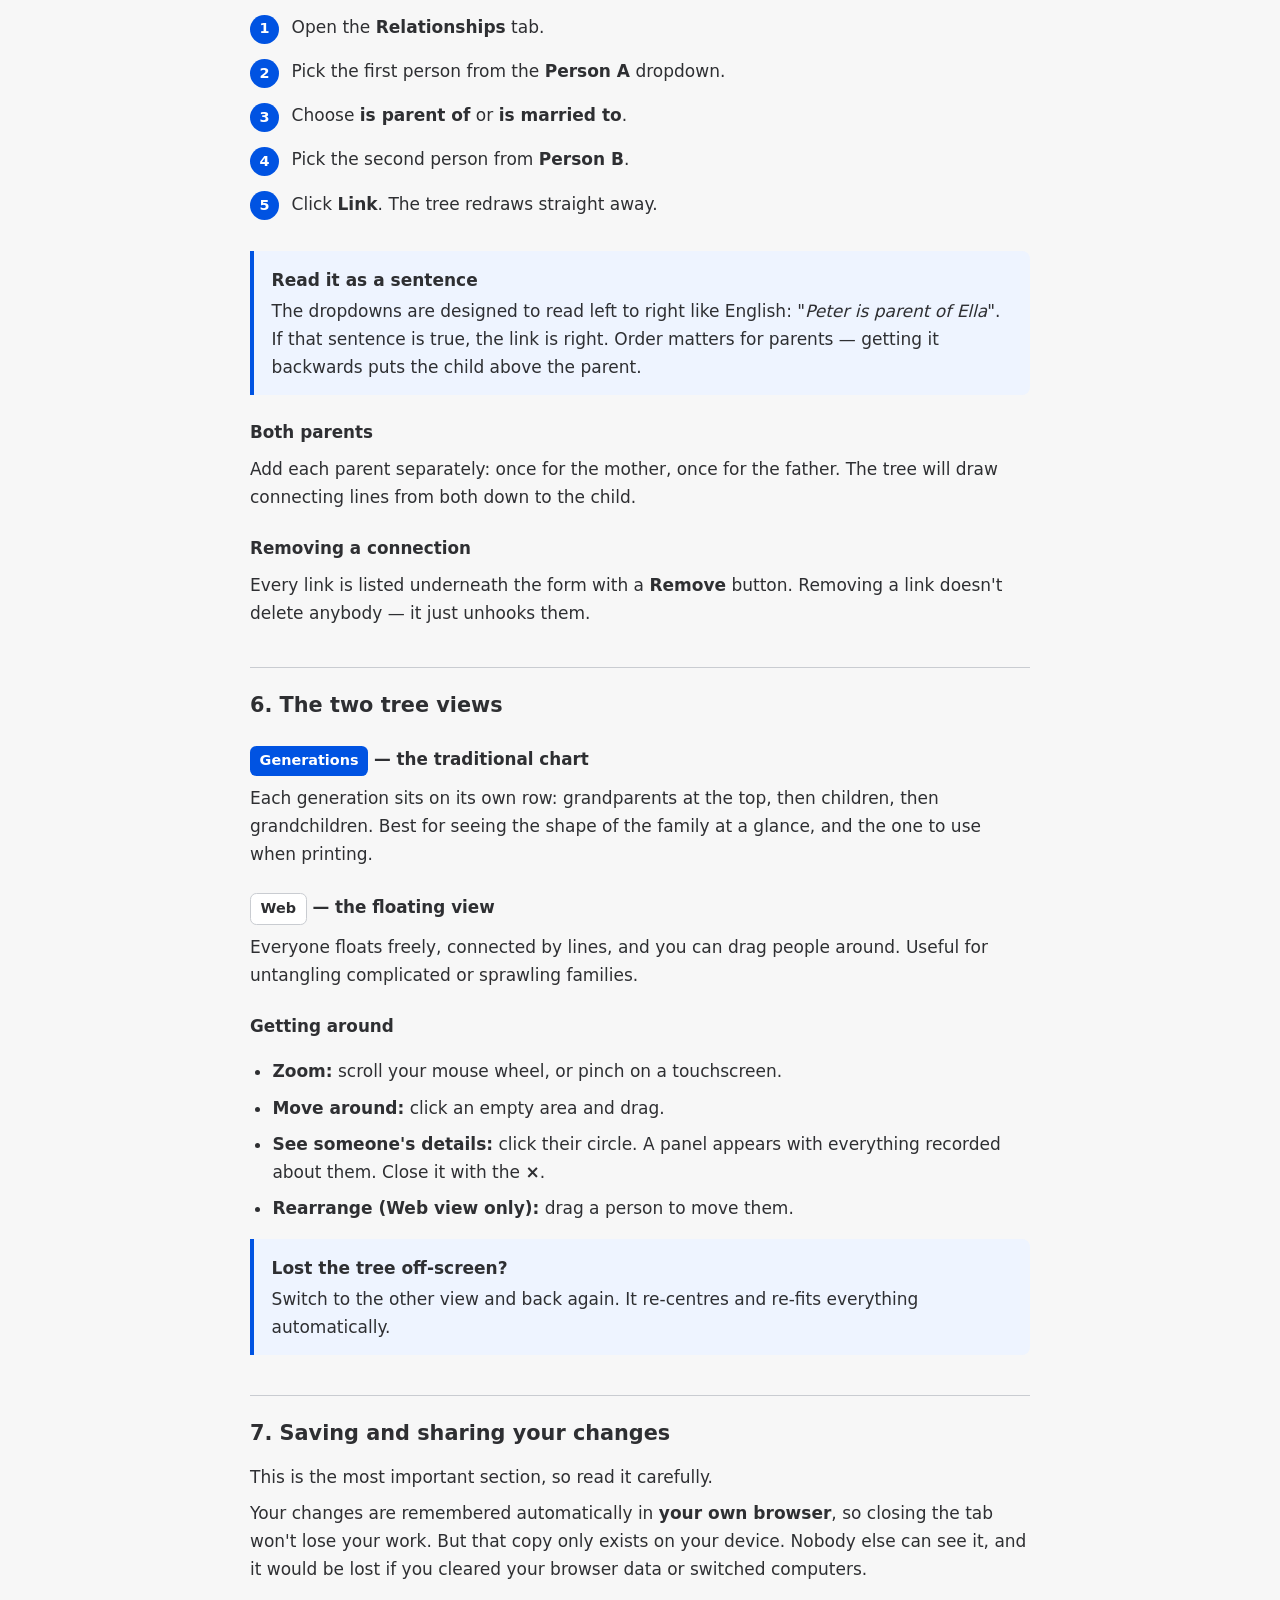
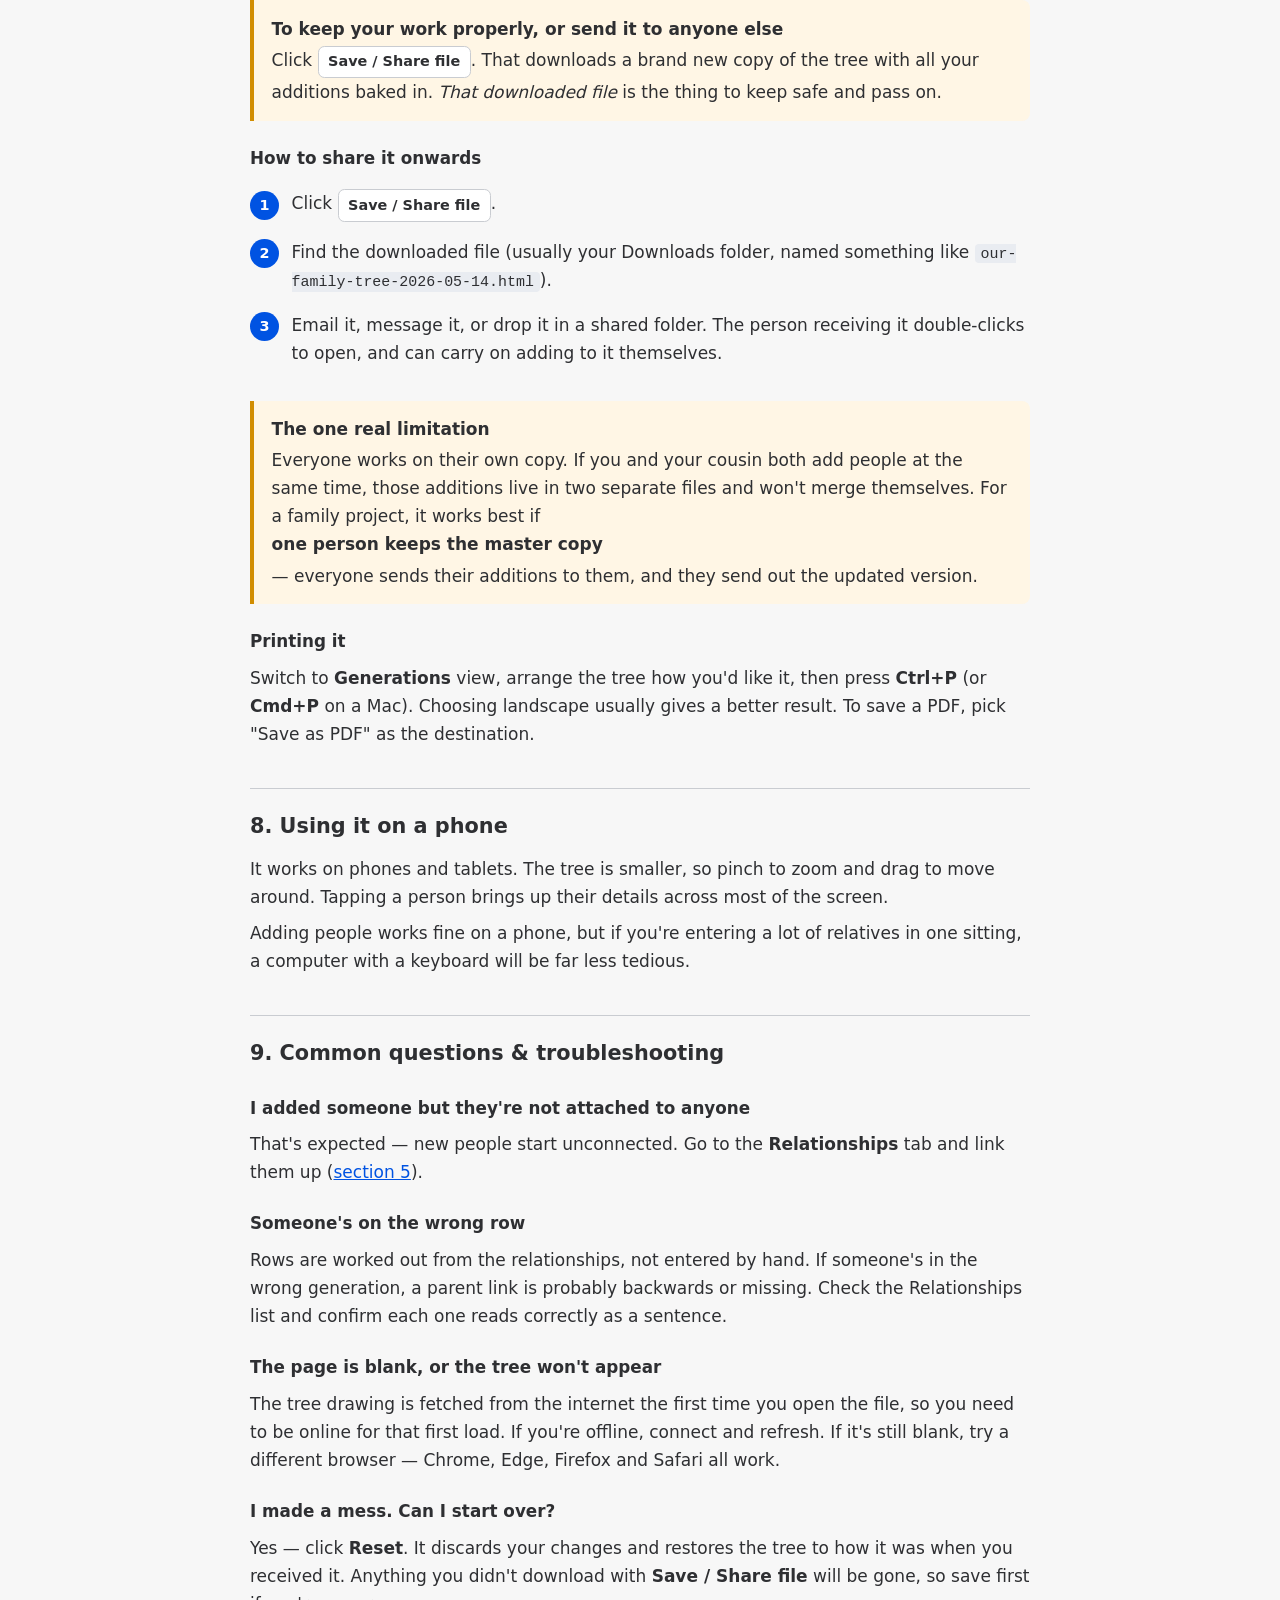
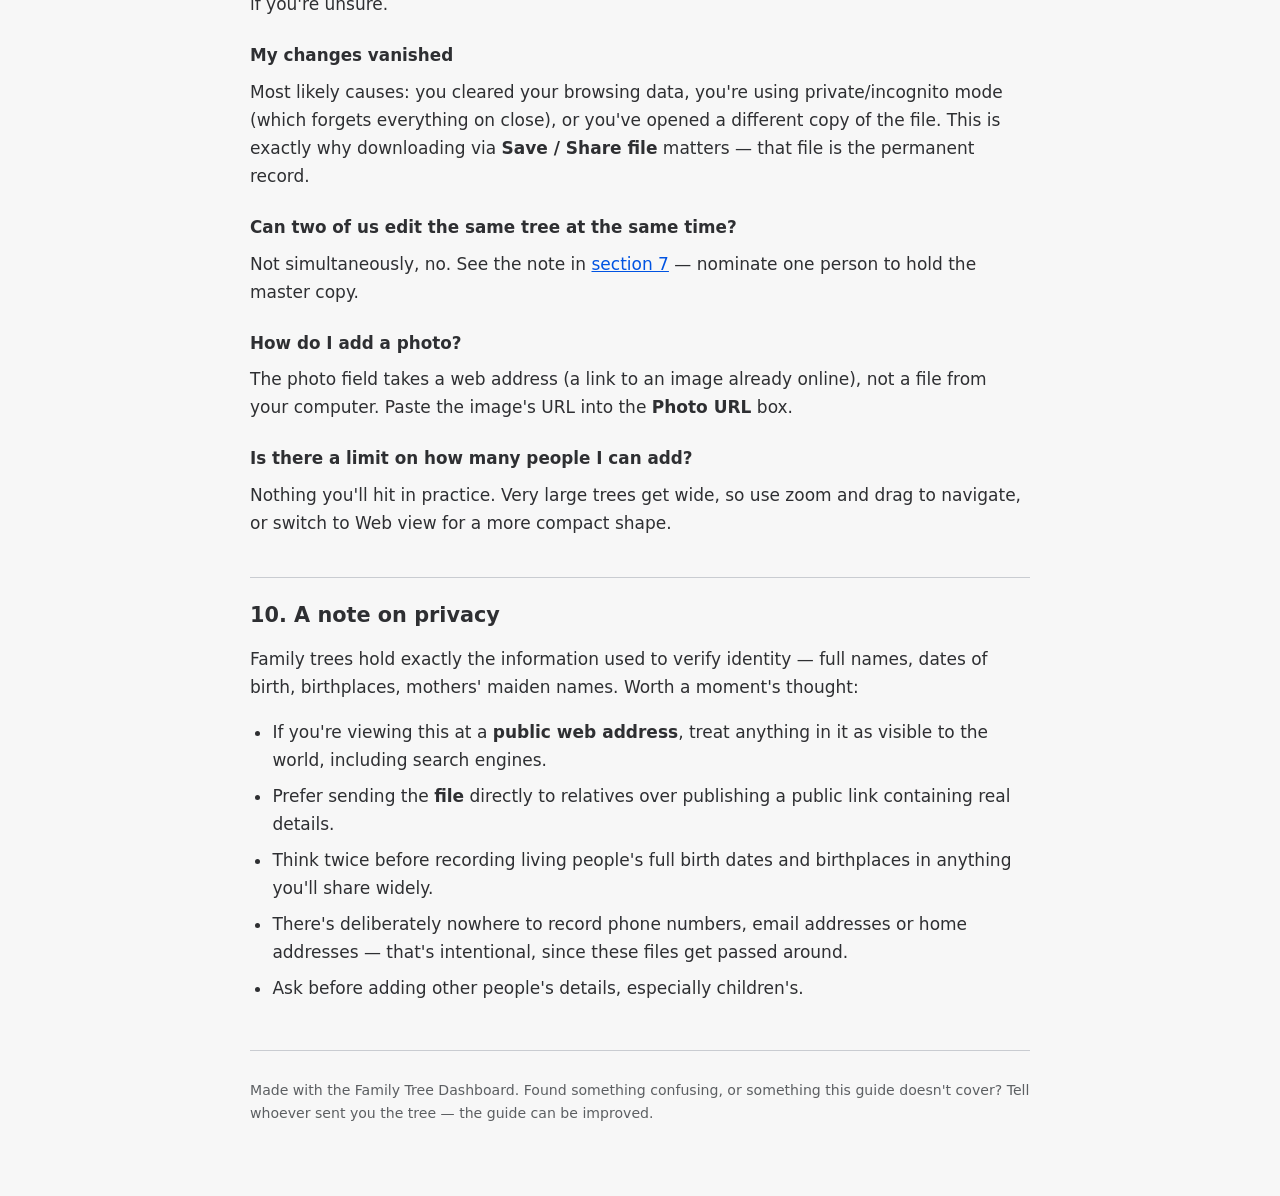
<file: docs/guide.html>
<!DOCTYPE html>
<html lang="en">
<head>
<meta charset="UTF-8">
<meta name="viewport" content="width=device-width, initial-scale=1.0">
<title>How to use the Family Tree</title>
<meta name="description" content="A plain-English guide to building, exploring and sharing your family tree.">
<style>
:root { --blue:#0053e2; --ink:#2e2f32; --muted:#5c5f62; --line:#c9ccd1; --bg:#f7f7f7; --soft:#eef4ff; }
* { box-sizing: border-box; }
body {
  margin: 0; background: var(--bg); color: var(--ink);
  font-family: system-ui, -apple-system, "Segoe UI", Roboto, sans-serif;
  line-height: 1.65; font-size: 17px;
}
.wrap { max-width: 820px; margin: 0 auto; padding: 1.5rem 1.25rem 4rem; }
header.top { padding: 2rem 0 1rem; border-bottom: 3px solid var(--blue); margin-bottom: 2rem; }
h1 { font-size: 2rem; margin: 0 0 .35rem; color: var(--blue); line-height: 1.2; }
.lede { font-size: 1.05rem; color: var(--muted); margin: 0; }
h2 {
  font-size: 1.3rem; margin: 2.5rem 0 .75rem; padding-top: 1.25rem;
  border-top: 1px solid var(--line);
}
h2:first-of-type { border-top: none; padding-top: 0; }
h3 { font-size: 1.05rem; margin: 1.5rem 0 .4rem; }
p, li { margin: .5rem 0; }
ul, ol { padding-left: 1.4rem; }
a { color: var(--blue); }
code {
  background: #e9ecf1; padding: .12em .4em; border-radius: .25rem;
  font-size: .88em; font-family: ui-monospace, Consolas, monospace;
}
.card { background: #fff; border: 1px solid var(--line); border-radius: .75rem; padding: 1.1rem 1.25rem; margin: 1rem 0; }
.note { background: var(--soft); border-left: 4px solid var(--blue); border-radius: 0 .5rem .5rem 0; padding: .9rem 1.1rem; margin: 1.1rem 0; }
.warn { background: #fff6e5; border-left: 4px solid #d18d00; border-radius: 0 .5rem .5rem 0; padding: .9rem 1.1rem; margin: 1.1rem 0; }
.warn strong, .note strong { display: block; margin-bottom: .2rem; }
table { width: 100%; border-collapse: collapse; margin: 1rem 0; font-size: .95rem; }
th, td { text-align: left; padding: .55rem .7rem; border-bottom: 1px solid var(--line); vertical-align: top; }
th { background: #eef0f2; font-size: .8rem; text-transform: uppercase; letter-spacing: .03em; }
.btn {
  display: inline-block; background: var(--blue); color: #fff; font-weight: 600;
  font-size: .9rem; padding: .2rem .6rem; border-radius: .4rem; white-space: nowrap;
}
.btn-plain { background: #fff; color: var(--ink); border: 1px solid var(--line); }
.steps { counter-reset: step; list-style: none; padding: 0; }
.steps > li {
  counter-increment: step; position: relative; padding: 0 0 1rem 2.6rem; margin: 0;
}
.steps > li::before {
  content: counter(step); position: absolute; left: 0; top: .1rem;
  width: 1.8rem; height: 1.8rem; border-radius: 50%; background: var(--blue);
  color: #fff; font-weight: 700; font-size: .9rem;
  display: flex; align-items: center; justify-content: center;
}
.toc { background: #fff; border: 1px solid var(--line); border-radius: .75rem; padding: 1rem 1.25rem; }
.toc ol { margin: .4rem 0 0; }
.swatch { display: inline-block; width: .8rem; height: .8rem; border-radius: 50%; vertical-align: middle; margin-right: .35rem; }
footer { margin-top: 3rem; padding-top: 1.25rem; border-top: 1px solid var(--line); font-size: .88rem; color: var(--muted); }
.back { display: inline-block; margin-bottom: 1rem; font-weight: 600; }
@media print {
  body { background: #fff; font-size: 12pt; }
  .card, .note, .warn { break-inside: avoid; }
  h2 { break-after: avoid; }
  .back { display: none; }
}
</style>
</head>
<body>
<div class="wrap">

<header class="top">
  <h1>How to use the Family Tree</h1>
  <p class="lede">Everything you can do, in plain English. No technical knowledge needed.</p>
</header>

<div class="toc">
  <strong>On this page</strong>
  <ol>
    <li><a href="#what">What this is</a></li>
    <li><a href="#open">Opening it</a></li>
    <li><a href="#tour">A quick tour of the screen</a></li>
    <li><a href="#adding">Adding your first people</a></li>
    <li><a href="#linking">Connecting people together</a></li>
    <li><a href="#views">The two tree views</a></li>
    <li><a href="#saving">Saving and sharing your changes</a></li>
    <li><a href="#phone">Using it on a phone</a></li>
    <li><a href="#faq">Common questions &amp; troubleshooting</a></li>
    <li><a href="#privacy">A note on privacy</a></li>
  </ol>
</div>

<h2 id="what">1. What this is</h2>
<p>
  A family tree you can build, explore, and pass around. You add people, say how
  they're related, and it draws the tree for you automatically.
</p>
<p>There are two ways you might be using it:</p>
<table>
  <tr><th>Version</th><th>What it means for you</th></tr>
  <tr>
    <td><strong>A web link</strong><br>(e.g. a <code>github.io</code> address)</td>
    <td>Opens in any browser. You can explore and make changes, but your changes
    stay on your own device. Think of it as your personal copy.</td>
  </tr>
  <tr>
    <td><strong>A file</strong><br>(something like <code>family-tree.html</code>)</td>
    <td>Someone emailed or messaged it to you. Double-click to open. Works with
    no internet after the first load, and you can send an updated copy onwards.</td>
  </tr>
</table>
<p>Both look and work identically. The rest of this guide applies to either.</p>

<h2 id="open">2. Opening it</h2>
<h3>If you were given a link</h3>
<p>Click it. That's it — nothing to install, no account, no password.</p>
<h3>If you were given a file</h3>
<ol class="steps">
  <li>Save the file somewhere you'll find it again — your Desktop or Documents folder.</li>
  <li>Double-click it. It opens in your usual web browser.</li>
  <li>If it opens in a text editor showing gibberish instead, right-click the file,
      choose <em>Open with</em>, and pick Chrome, Edge, Safari or Firefox.</li>
</ol>

<h2 id="tour">3. A quick tour of the screen</h2>
<p>Across the top you'll find these buttons:</p>
<table>
  <tr><th>Button</th><th>What it does</th></tr>
  <tr><td><span class="btn">Generations</span> <span class="btn btn-plain">Web</span></td>
      <td>Switches between the two ways of drawing the tree. See <a href="#views">section 6</a>.</td></tr>
  <tr><td><span class="btn">+ Add person</span></td>
      <td>Adds a new family member.</td></tr>
  <tr><td><span class="btn btn-plain">Save / Share file</span></td>
      <td>Downloads a copy of the tree with your changes included, ready to pass on.</td></tr>
  <tr><td><span class="btn btn-plain">JSON</span></td>
      <td>Downloads the raw data. Only useful if you want to do something technical with it — ignore otherwise.</td></tr>
  <tr><td><span class="btn btn-plain">Reset</span></td>
      <td>Throws away your changes and goes back to how the tree was when you received it.</td></tr>
</table>
<p>Just below are three tabs:</p>
<ul>
  <li><strong>Tree</strong> — the picture of your family.</li>
  <li><strong>People</strong> — a plain list of everyone, where you edit or delete them.</li>
  <li><strong>Relationships</strong> — where you say who is married to whom, and who is whose child.</li>
</ul>
<p>
  Underneath the tree there's a colour key: <span class="swatch" style="background:#0053e2"></span>blue for male,
  <span class="swatch" style="background:#e91e8c"></span>pink for female,
  <span class="swatch" style="background:#7c3aed"></span>purple for other,
  <span class="swatch" style="background:#767676"></span>grey if not specified.
  A dark ring around someone means they've passed away. A gold dashed line means a marriage.
</p>

<h2 id="adding">4. Adding your first people</h2>
<ol class="steps">
  <li>Click <span class="btn">+ Add person</span>.</li>
  <li>Fill in what you know. <strong>Only the first name is required</strong> — everything
      else is optional, and you can always come back and add more later.</li>
  <li>Click <strong>Save</strong>.</li>
</ol>
<p>The form is split into three sections so it's not overwhelming:</p>
<table>
  <tr><th>Section</th><th>What goes in it</th></tr>
  <tr><td><strong>Basics</strong></td><td>First and last name, nickname, gender, and a link to a photo.</td></tr>
  <tr><td><strong>Life dates</strong></td><td>Date and place of birth; date and place of death if they've passed away.</td></tr>
  <tr><td><strong>Life details</strong></td><td>Occupation, education, a fun fact, and free-form notes.</td></tr>
</table>
<div class="note">
  <strong>Tip: start with yourself</strong>
  Add yourself first, then your parents, then their parents. Working upwards and
  outwards from someone you know well is much easier than trying to start at the top.
</div>
<h3>Editing or removing someone</h3>
<p>
  Go to the <strong>People</strong> tab and click <strong>Edit</strong> next to their name.
  <strong>Delete</strong> removes them along with all their connections — you'll be asked to confirm first.
</p>

<h2 id="linking">5. Connecting people together</h2>
<p>
  Adding people puts them on the chart, but they'll float separately until you say
  how they're related. That's the <strong>Relationships</strong> tab.
</p>
<ol class="steps">
  <li>Open the <strong>Relationships</strong> tab.</li>
  <li>Pick the first person from the <strong>Person A</strong> dropdown.</li>
  <li>Choose <strong>is parent of</strong> or <strong>is married to</strong>.</li>
  <li>Pick the second person from <strong>Person B</strong>.</li>
  <li>Click <strong>Link</strong>. The tree redraws straight away.</li>
</ol>
<div class="note">
  <strong>Read it as a sentence</strong>
  The dropdowns are designed to read left to right like English:
  "<em>Peter</em> <em>is parent of</em> <em>Ella</em>". If that sentence is true, the link is right.
  Order matters for parents — getting it backwards puts the child above the parent.
</div>
<h3>Both parents</h3>
<p>
  Add each parent separately: once for the mother, once for the father. The tree
  will draw connecting lines from both down to the child.
</p>
<h3>Removing a connection</h3>
<p>
  Every link is listed underneath the form with a <strong>Remove</strong> button.
  Removing a link doesn't delete anybody — it just unhooks them.
</p>

<h2 id="views">6. The two tree views</h2>
<h3><span class="btn">Generations</span> — the traditional chart</h3>
<p>
  Each generation sits on its own row: grandparents at the top, then children,
  then grandchildren. Best for seeing the shape of the family at a glance, and
  the one to use when printing.
</p>
<h3><span class="btn btn-plain">Web</span> — the floating view</h3>
<p>
  Everyone floats freely, connected by lines, and you can drag people around.
  Useful for untangling complicated or sprawling families.
</p>
<h3>Getting around</h3>
<ul>
  <li><strong>Zoom:</strong> scroll your mouse wheel, or pinch on a touchscreen.</li>
  <li><strong>Move around:</strong> click an empty area and drag.</li>
  <li><strong>See someone's details:</strong> click their circle. A panel appears with
      everything recorded about them. Close it with the <strong>&times;</strong>.</li>
  <li><strong>Rearrange (Web view only):</strong> drag a person to move them.</li>
</ul>
<div class="note">
  <strong>Lost the tree off-screen?</strong>
  Switch to the other view and back again. It re-centres and re-fits everything automatically.
</div>

<h2 id="saving">7. Saving and sharing your changes</h2>
<p>This is the most important section, so read it carefully.</p>
<p>
  Your changes are remembered automatically in <strong>your own browser</strong>, so
  closing the tab won't lose your work. But that copy only exists on your device.
  Nobody else can see it, and it would be lost if you cleared your browser data or
  switched computers.
</p>
<div class="warn">
  <strong>To keep your work properly, or send it to anyone else</strong>
  Click <span class="btn btn-plain">Save / Share file</span>. That downloads a brand new
  copy of the tree with all your additions baked in. <em>That downloaded file</em> is the
  thing to keep safe and pass on.
</div>
<h3>How to share it onwards</h3>
<ol class="steps">
  <li>Click <span class="btn btn-plain">Save / Share file</span>.</li>
  <li>Find the downloaded file (usually your Downloads folder, named something like
      <code>our-family-tree-2026-05-14.html</code>).</li>
  <li>Email it, message it, or drop it in a shared folder. The person receiving it
      double-clicks to open, and can carry on adding to it themselves.</li>
</ol>
<div class="warn">
  <strong>The one real limitation</strong>
  Everyone works on their own copy. If you and your cousin both add people at the
  same time, those additions live in two separate files and won't merge themselves.
  For a family project, it works best if <strong>one person keeps the master copy</strong>
  — everyone sends their additions to them, and they send out the updated version.
</div>
<h3>Printing it</h3>
<p>
  Switch to <strong>Generations</strong> view, arrange the tree how you'd like it, then
  press <strong>Ctrl+P</strong> (or <strong>Cmd+P</strong> on a Mac). Choosing landscape
  usually gives a better result. To save a PDF, pick "Save as PDF" as the destination.
</p>

<h2 id="phone">8. Using it on a phone</h2>
<p>
  It works on phones and tablets. The tree is smaller, so pinch to zoom and drag to
  move around. Tapping a person brings up their details across most of the screen.
</p>
<p>
  Adding people works fine on a phone, but if you're entering a lot of relatives in
  one sitting, a computer with a keyboard will be far less tedious.
</p>

<h2 id="faq">9. Common questions &amp; troubleshooting</h2>

<h3>I added someone but they're not attached to anyone</h3>
<p>
  That's expected — new people start unconnected. Go to the
  <strong>Relationships</strong> tab and link them up (<a href="#linking">section 5</a>).
</p>

<h3>Someone's on the wrong row</h3>
<p>
  Rows are worked out from the relationships, not entered by hand. If someone's in
  the wrong generation, a parent link is probably backwards or missing. Check the
  Relationships list and confirm each one reads correctly as a sentence.
</p>

<h3>The page is blank, or the tree won't appear</h3>
<p>
  The tree drawing is fetched from the internet the first time you open the file, so
  you need to be online for that first load. If you're offline, connect and refresh.
  If it's still blank, try a different browser — Chrome, Edge, Firefox and Safari all work.
</p>

<h3>I made a mess. Can I start over?</h3>
<p>
  Yes — click <strong>Reset</strong>. It discards your changes and restores the tree to
  how it was when you received it. Anything you didn't download with
  <strong>Save / Share file</strong> will be gone, so save first if you're unsure.
</p>

<h3>My changes vanished</h3>
<p>
  Most likely causes: you cleared your browsing data, you're using private/incognito
  mode (which forgets everything on close), or you've opened a different copy of the
  file. This is exactly why downloading via <strong>Save / Share file</strong> matters —
  that file is the permanent record.
</p>

<h3>Can two of us edit the same tree at the same time?</h3>
<p>
  Not simultaneously, no. See the note in <a href="#saving">section 7</a> — nominate one
  person to hold the master copy.
</p>

<h3>How do I add a photo?</h3>
<p>
  The photo field takes a web address (a link to an image already online), not a file
  from your computer. Paste the image's URL into the <strong>Photo URL</strong> box.
</p>

<h3>Is there a limit on how many people I can add?</h3>
<p>
  Nothing you'll hit in practice. Very large trees get wide, so use zoom and drag to
  navigate, or switch to Web view for a more compact shape.
</p>

<h2 id="privacy">10. A note on privacy</h2>
<p>
  Family trees hold exactly the information used to verify identity — full names,
  dates of birth, birthplaces, mothers' maiden names. Worth a moment's thought:
</p>
<ul>
  <li>If you're viewing this at a <strong>public web address</strong>, treat anything in it
      as visible to the world, including search engines.</li>
  <li>Prefer sending the <strong>file</strong> directly to relatives over publishing a public
      link containing real details.</li>
  <li>Think twice before recording living people's full birth dates and birthplaces
      in anything you'll share widely.</li>
  <li>There's deliberately nowhere to record phone numbers, email addresses or home
      addresses — that's intentional, since these files get passed around.</li>
  <li>Ask before adding other people's details, especially children's.</li>
</ul>

<footer>
  <p>
    Made with the Family Tree Dashboard. Found something confusing, or something
    this guide doesn't cover? Tell whoever sent you the tree — the guide can be improved.
  </p>
</footer>

</div>
</body>
</html>
</file>
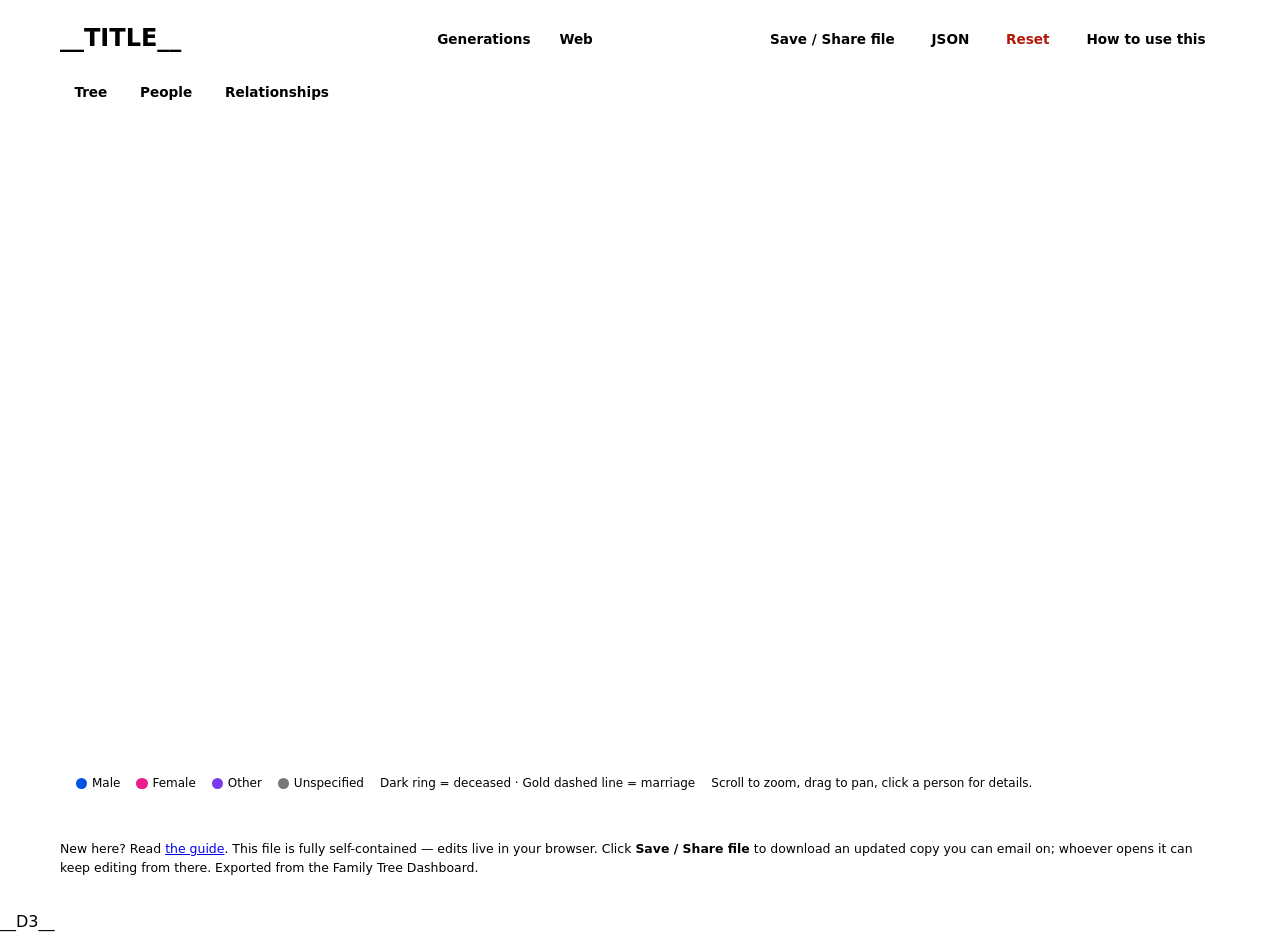
<file: app/static/export_template.html>
<!DOCTYPE html>
<html lang="en">
<head>
<meta charset="UTF-8">
<meta name="viewport" content="width=device-width, initial-scale=1.0">
<title>__TITLE__</title>
<style>
__STYLES__

/* --- Standalone export shell --- */
:root { --blue:#0053e2; --ink:#2e2f32; --muted:#767676; --line:#c9ccd1; --bg:#f7f7f7; }
* { box-sizing: border-box; }
body {
  margin: 0; background: var(--bg); color: var(--ink);
  font-family: system-ui, -apple-system, "Segoe UI", Roboto, sans-serif;
  line-height: 1.5;
}
.wrap { max-width: 1200px; margin: 0 auto; padding: 1.25rem; }
header.app { display: flex; flex-wrap: wrap; gap: 1rem; align-items: center; justify-content: space-between; margin-bottom: 1rem; }
header.app h1 { font-size: 1.5rem; margin: 0; color: var(--blue); }
.status { font-size: .8rem; color: var(--muted); margin: .15rem 0 0; }
.status-dirty { color: #8a5a00; font-weight: 600; }
.toolbar { display: flex; flex-wrap: wrap; gap: .5rem; align-items: center; }

button {
  font: inherit; font-size: .85rem; font-weight: 600; cursor: pointer;
  border-radius: .5rem; border: 1px solid var(--line); background: #fff;
  color: var(--ink); padding: .5rem .9rem;
}
button:hover { background: #eef0f2; }
button:focus-visible { outline: 3px solid var(--blue); outline-offset: 2px; }
button.primary { background: var(--blue); border-color: var(--blue); color: #fff; }
button.primary:hover { background: #0047c2; }
button.danger { color: #b3170a; border-color: #e8b4af; }
button.danger:hover { background: #fdecea; }
.view-toggle { display: inline-flex; }

.panel { background: #fff; border: 1px solid var(--line); border-radius: .75rem; padding: 1rem; }
#tree-container { position: relative; width: 100%; height: min(620px, calc(100vh - 230px)); min-height: 380px; overflow: hidden; border-radius: .75rem; }
@media (max-width: 560px) {
  /* Phones: a tall panel is mostly whitespace, and the toolbar wraps onto
     more rows, so give the tree a shorter, wider-feeling canvas. */
  .wrap { padding: .75rem; }
  header.app h1 { font-size: 1.2rem; }
  #tree-container { height: min(420px, calc(100vh - 300px)); min-height: 300px; }
  .ft-detail { width: auto; left: .5rem; right: .5rem; }
}
.tabs { display: flex; gap: .25rem; border-bottom: 1px solid var(--line); margin-bottom: 1rem; }
.tab-btn { border: none; border-bottom: 2px solid transparent; border-radius: 0; background: none; }

.card {
  display: flex; justify-content: space-between; align-items: center; gap: .75rem;
  border: 1px solid var(--line); border-radius: .5rem; padding: .6rem .75rem; margin-bottom: .5rem;
  background: #fff;
}
.card-actions { display: flex; gap: .4rem; flex-shrink: 0; }
.card-actions button { padding: .3rem .6rem; font-size: .78rem; }
.muted { color: var(--muted); }
.small { font-size: .78rem; }

dialog {
  border: none; border-radius: .9rem; padding: 0; max-width: 640px; width: 92vw;
  box-shadow: 0 20px 50px rgba(0,0,0,.25);
}
dialog::backdrop { background: rgba(0,0,0,.45); }
.dialog-inner { padding: 1.25rem; max-height: 82vh; overflow-y: auto; }
dialog h2 { margin: 0 0 .75rem; font-size: 1.15rem; }
fieldset { border: 1px solid var(--line); border-radius: .6rem; margin: 0 0 .9rem; padding: .75rem; }
legend { font-size: .75rem; font-weight: 700; text-transform: uppercase; color: var(--muted); padding: 0 .35rem; }
.grid { display: grid; grid-template-columns: repeat(auto-fit, minmax(210px, 1fr)); gap: .7rem; }
.field { display: flex; flex-direction: column; gap: .25rem; }
.field span { font-size: .78rem; font-weight: 600; }
input, select, textarea {
  font: inherit; font-size: .88rem; padding: .45rem .6rem;
  border: 1px solid var(--line); border-radius: .45rem; width: 100%; background: #fff; color: var(--ink);
}
input:focus, select:focus, textarea:focus { outline: 3px solid var(--blue); outline-offset: 1px; border-color: var(--blue); }
.dialog-actions { display: flex; justify-content: flex-end; gap: .5rem; padding-top: .25rem; }
.rel-form { display: flex; flex-wrap: wrap; gap: .6rem; align-items: flex-end; margin-bottom: 1rem; }
.rel-form .field { min-width: 170px; flex: 1; }
.legend-key { display: flex; gap: 1rem; flex-wrap: wrap; font-size: .75rem; color: var(--muted); margin-top: .6rem; }
.swatch { display: inline-block; width: .7rem; height: .7rem; border-radius: 50%; margin-right: .3rem; vertical-align: middle; }
.note { font-size: .78rem; color: var(--muted); border-top: 1px solid var(--line); margin-top: 1.25rem; padding-top: .75rem; }
.help-link {
  font-size: .85rem; font-weight: 600; color: var(--blue); text-decoration: none;
  border: 1px solid var(--line); border-radius: .5rem; padding: .5rem .9rem; background: #fff;
}
.help-link:hover { background: #eef0f2; }
.help-link:focus-visible { outline: 3px solid var(--blue); outline-offset: 2px; }
@media print { .toolbar, .tabs, .note { display: none; } }
</style>
</head>
<body>
<div class="wrap">
  <header class="app">
    <div>
      <h1> __TITLE__</h1>
      <p class="status" id="status" role="status" aria-live="polite"></p>
    </div>
    <div class="toolbar">
      <div class="view-toggle" role="group" aria-label="Tree layout">
        <button type="button" class="view-btn view-active" data-view-btn="layered" aria-pressed="true">Generations</button>
        <button type="button" class="view-btn" data-view-btn="force" aria-pressed="false">Web</button>
      </div>
      <button type="button" id="add-person" class="primary">+ Add person</button>
      <button type="button" id="save-file">Save / Share file</button>
      <button type="button" id="export-json">JSON</button>
      <button type="button" id="reset-data" class="danger">Reset</button>
      <a class="help-link" href="__GUIDE_URL__" target="_blank" rel="noopener">How to use this</a>
    </div>
  </header>

  <div class="tabs" role="tablist">
    <button type="button" class="tab-btn tab-active" data-tab="tree"> Tree</button>
    <button type="button" class="tab-btn" data-tab="people"> People</button>
    <button type="button" class="tab-btn" data-tab="rel"> Relationships</button>
  </div>

  <section id="panel-tree" class="tab-panel panel">
    <div id="tree-container"></div>
    <div class="legend-key">
      <span><span class="swatch" style="background:#0053e2"></span>Male</span>
      <span><span class="swatch" style="background:#e91e8c"></span>Female</span>
      <span><span class="swatch" style="background:#7c3aed"></span>Other</span>
      <span><span class="swatch" style="background:#767676"></span>Unspecified</span>
      <span>Dark ring = deceased · Gold dashed line = marriage</span>
      <span>Scroll to zoom, drag to pan, click a person for details.</span>
    </div>
  </section>

  <section id="panel-people" class="tab-panel panel" hidden>
    <div id="people-list"></div>
  </section>

  <section id="panel-rel" class="tab-panel panel" hidden>
    <form id="rel-form" class="rel-form">
      <label class="field"><span>Person A</span><select id="rel-a"></select></label>
      <label class="field"><span>Relationship</span>
        <select id="rel-type">
          <option value="parent">is parent of</option>
          <option value="spouse">is married to</option>
        </select>
      </label>
      <label class="field"><span>Person B</span><select id="rel-b"></select></label>
      <button type="submit" class="primary">Link</button>
    </form>
    <div id="rel-list"></div>
  </section>

  <p class="note">
    New here? Read <a href="__GUIDE_URL__" target="_blank" rel="noopener">the guide</a>.
    This file is fully self-contained &mdash; edits live in your browser.
    Click <strong>Save / Share file</strong> to download an updated copy you can
    email on; whoever opens it can keep editing from there.
    Exported from the Family Tree Dashboard.
  </p>
</div>

<dialog id="person-dialog" aria-labelledby="dialog-title">
  <form id="person-form" method="dialog">
    <div class="dialog-inner">
      <h2 id="dialog-title">Add person</h2>
      <div id="form-body"></div>
      <div class="dialog-actions">
        <button type="button" id="cancel-form">Cancel</button>
        <button type="submit" class="primary">Save</button>
      </div>
    </div>
  </form>
</dialog>

<script type="application/json" id="ft-payload">__PAYLOAD__</script>
__D3__
<script>
__TREE_CORE__
</script>
<script>
__EDITOR__
</script>
</body>
</html>
</file>
